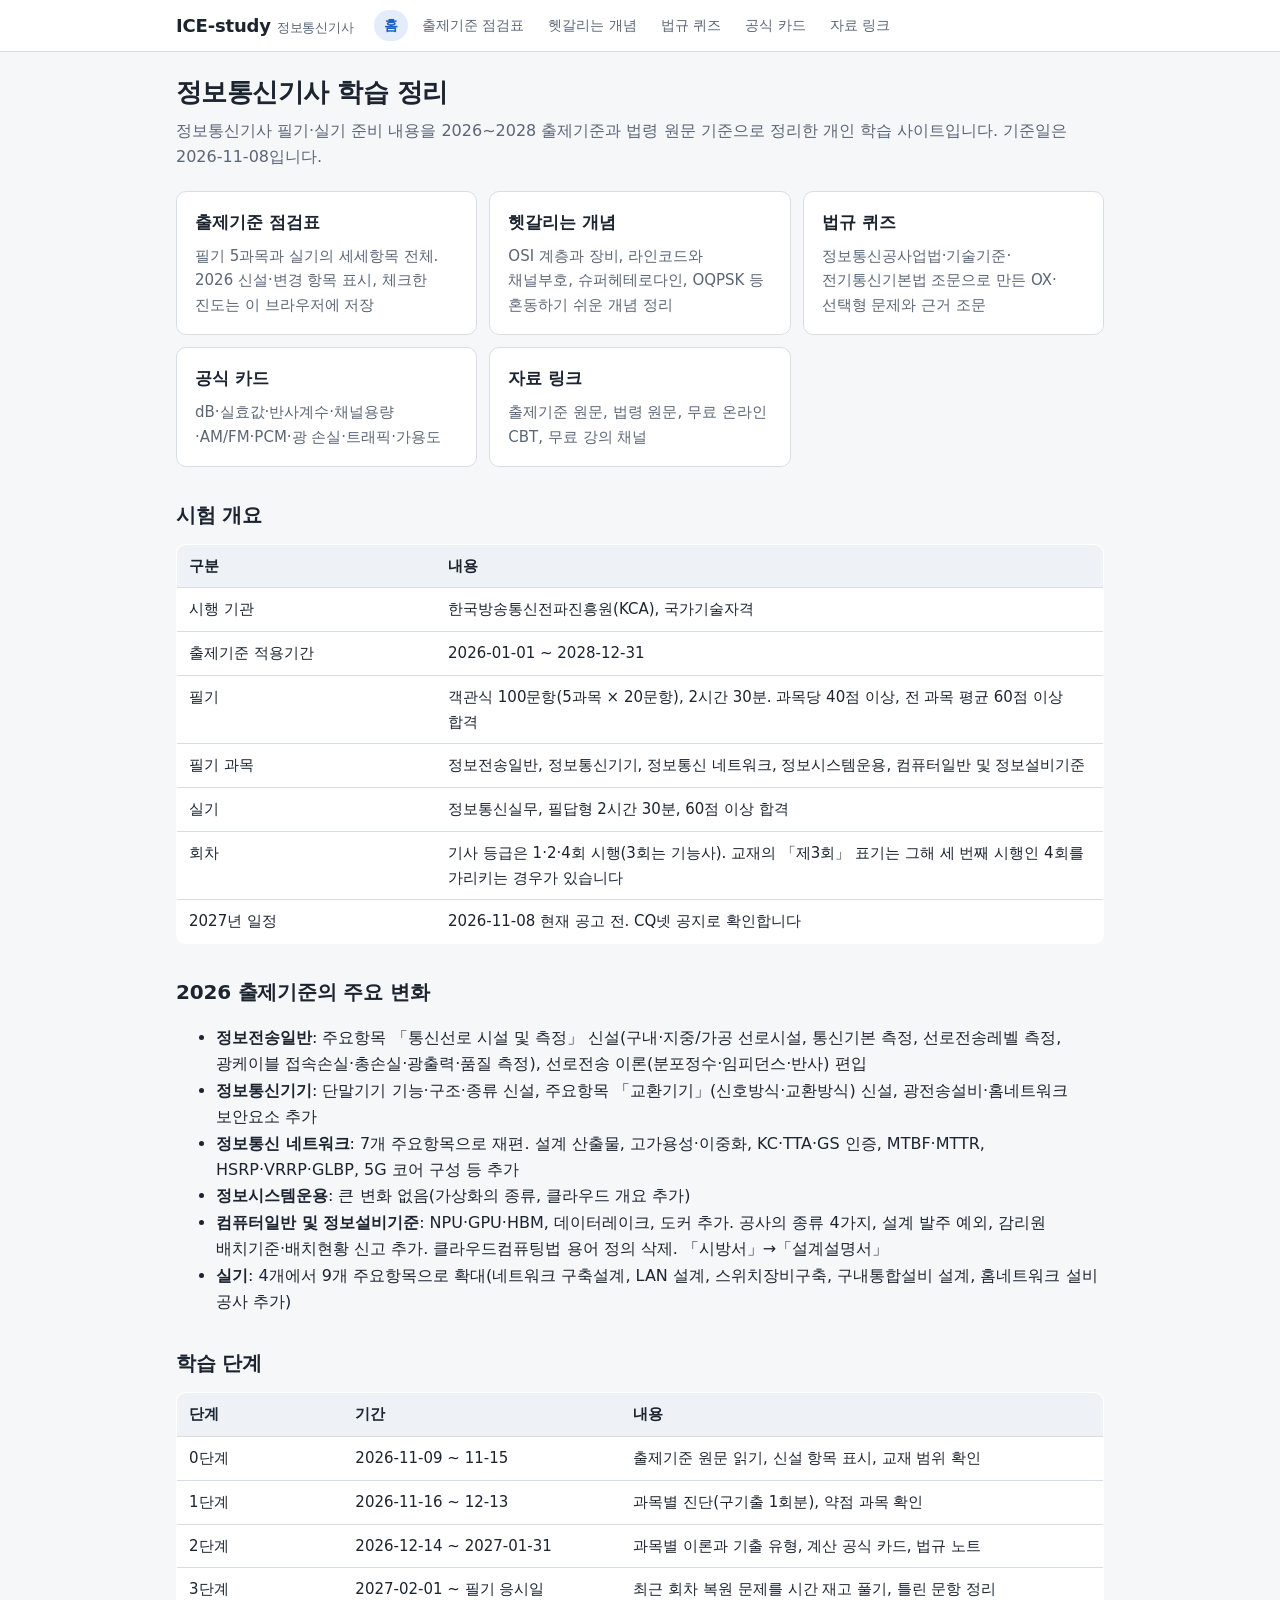
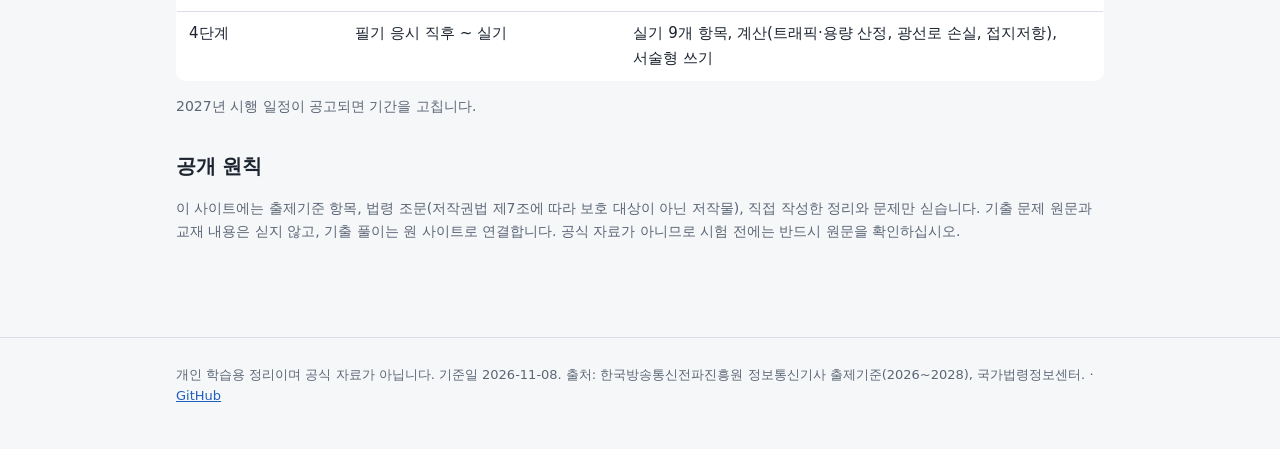
<file: index.html>
<!doctype html>
<html lang="ko">
<head>
<meta charset="utf-8">
<meta name="viewport" content="width=device-width, initial-scale=1">
<title>ICE-study · 정보통신기사 학습 정리</title>
<meta name="description" content="정보통신기사 필기·실기 준비 내용을 2026~2028 출제기준과 법령 원문 기준으로 정리한 학습 사이트">
<link rel="stylesheet" href="assets/style.css">
<link rel="icon" href="data:image/svg+xml,%3Csvg xmlns=%27http://www.w3.org/2000/svg%27 viewBox=%270 0 32 32%27%3E%3Crect width=%2732%27 height=%2732%27 rx=%277%27 fill=%27%231f5fbf%27/%3E%3Ctext x=%2716%27 y=%2721%27 font-size=%2711%27 text-anchor=%27middle%27 fill=%27white%27 font-family=%27sans-serif%27 font-weight=%27700%27%3EICE%3C/text%3E%3C/svg%3E">
</head>
<body>
<header class="site"><div class="site-inner">
  <a class="brand" href="index.html">ICE-study<small>정보통신기사</small></a>
  <nav class="menu">
    <a href="index.html" aria-current="page">홈</a>
    <a href="syllabus.html">출제기준 점검표</a>
    <a href="concepts.html">헷갈리는 개념</a>
    <a href="quiz.html">법규 퀴즈</a>
    <a href="formulas.html">공식 카드</a>
    <a href="links.html">자료 링크</a>
  </nav>
</div></header>

<main>
  <h1>정보통신기사 학습 정리</h1>
  <p class="lead">정보통신기사 필기·실기 준비 내용을 2026~2028 출제기준과 법령 원문 기준으로 정리한 개인 학습 사이트입니다. 기준일은 2026-11-08입니다.</p>

  <div class="grid">
    <a class="card" href="syllabus.html"><h3>출제기준 점검표</h3><p>필기 5과목과 실기의 세세항목 전체. 2026 신설·변경 항목 표시, 체크한 진도는 이 브라우저에 저장</p></a>
    <a class="card" href="concepts.html"><h3>헷갈리는 개념</h3><p>OSI 계층과 장비, 라인코드와 채널부호, 슈퍼헤테로다인, OQPSK 등 혼동하기 쉬운 개념 정리</p></a>
    <a class="card" href="quiz.html"><h3>법규 퀴즈</h3><p>정보통신공사업법·기술기준·전기통신기본법 조문으로 만든 OX·선택형 문제와 근거 조문</p></a>
    <a class="card" href="formulas.html"><h3>공식 카드</h3><p>dB·실효값·반사계수·채널용량·AM/FM·PCM·광 손실·트래픽·가용도</p></a>
    <a class="card" href="links.html"><h3>자료 링크</h3><p>출제기준 원문, 법령 원문, 무료 온라인 CBT, 무료 강의 채널</p></a>
  </div>

  <h2>시험 개요</h2>
  <div class="table-wrap"><table>
    <tr><th style="width:28%">구분</th><th>내용</th></tr>
    <tr><td>시행 기관</td><td>한국방송통신전파진흥원(KCA), 국가기술자격</td></tr>
    <tr><td>출제기준 적용기간</td><td>2026-01-01 ~ 2028-12-31</td></tr>
    <tr><td>필기</td><td>객관식 100문항(5과목 × 20문항), 2시간 30분. 과목당 40점 이상, 전 과목 평균 60점 이상 합격</td></tr>
    <tr><td>필기 과목</td><td>정보전송일반, 정보통신기기, 정보통신 네트워크, 정보시스템운용, 컴퓨터일반 및 정보설비기준</td></tr>
    <tr><td>실기</td><td>정보통신실무, 필답형 2시간 30분, 60점 이상 합격</td></tr>
    <tr><td>회차</td><td>기사 등급은 1·2·4회 시행(3회는 기능사). 교재의 「제3회」 표기는 그해 세 번째 시행인 4회를 가리키는 경우가 있습니다</td></tr>
    <tr><td>2027년 일정</td><td>2026-11-08 현재 공고 전. CQ넷 공지로 확인합니다</td></tr>
  </table></div>

  <h2>2026 출제기준의 주요 변화</h2>
  <ul>
    <li><b>정보전송일반</b>: 주요항목 「통신선로 시설 및 측정」 신설(구내·지중/가공 선로시설, 통신기본 측정, 선로전송레벨 측정, 광케이블 접속손실·총손실·광출력·품질 측정), 선로전송 이론(분포정수·임피던스·반사) 편입</li>
    <li><b>정보통신기기</b>: 단말기기 기능·구조·종류 신설, 주요항목 「교환기기」(신호방식·교환방식) 신설, 광전송설비·홈네트워크 보안요소 추가</li>
    <li><b>정보통신 네트워크</b>: 7개 주요항목으로 재편. 설계 산출물, 고가용성·이중화, KC·TTA·GS 인증, MTBF·MTTR, HSRP·VRRP·GLBP, 5G 코어 구성 등 추가</li>
    <li><b>정보시스템운용</b>: 큰 변화 없음(가상화의 종류, 클라우드 개요 추가)</li>
    <li><b>컴퓨터일반 및 정보설비기준</b>: NPU·GPU·HBM, 데이터레이크, 도커 추가. 공사의 종류 4가지, 설계 발주 예외, 감리원 배치기준·배치현황 신고 추가. 클라우드컴퓨팅법 용어 정의 삭제. 「시방서」→「설계설명서」</li>
    <li><b>실기</b>: 4개에서 9개 주요항목으로 확대(네트워크 구축설계, LAN 설계, 스위치장비구축, 구내통합설비 설계, 홈네트워크 설비 공사 추가)</li>
  </ul>

  <h2>학습 단계</h2>
  <div class="table-wrap"><table>
    <tr><th style="width:18%">단계</th><th style="width:30%">기간</th><th>내용</th></tr>
    <tr><td>0단계</td><td>2026-11-09 ~ 11-15</td><td>출제기준 원문 읽기, 신설 항목 표시, 교재 범위 확인</td></tr>
    <tr><td>1단계</td><td>2026-11-16 ~ 12-13</td><td>과목별 진단(구기출 1회분), 약점 과목 확인</td></tr>
    <tr><td>2단계</td><td>2026-12-14 ~ 2027-01-31</td><td>과목별 이론과 기출 유형, 계산 공식 카드, 법규 노트</td></tr>
    <tr><td>3단계</td><td>2027-02-01 ~ 필기 응시일</td><td>최근 회차 복원 문제를 시간 재고 풀기, 틀린 문항 정리</td></tr>
    <tr><td>4단계</td><td>필기 응시 직후 ~ 실기</td><td>실기 9개 항목, 계산(트래픽·용량 산정, 광선로 손실, 접지저항), 서술형 쓰기</td></tr>
  </table></div>
  <p class="note">2027년 시행 일정이 공고되면 기간을 고칩니다.</p>

  <h2>공개 원칙</h2>
  <p class="note">이 사이트에는 출제기준 항목, 법령 조문(저작권법 제7조에 따라 보호 대상이 아닌 저작물), 직접 작성한 정리와 문제만 싣습니다. 기출 문제 원문과 교재 내용은 싣지 않고, 기출 풀이는 원 사이트로 연결합니다. 공식 자료가 아니므로 시험 전에는 반드시 원문을 확인하십시오.</p>
</main>

<footer class="site"><div class="site-inner">
  개인 학습용 정리이며 공식 자료가 아닙니다. 기준일 2026-11-08. 출처: 한국방송통신전파진흥원 정보통신기사 출제기준(2026~2028), 국가법령정보센터.
  · <a href="https://github.com/sumilee-phd/ICE-study">GitHub</a>
</div></footer>
<script src="assets/app.js"></script>
</body>
</html>
</file>
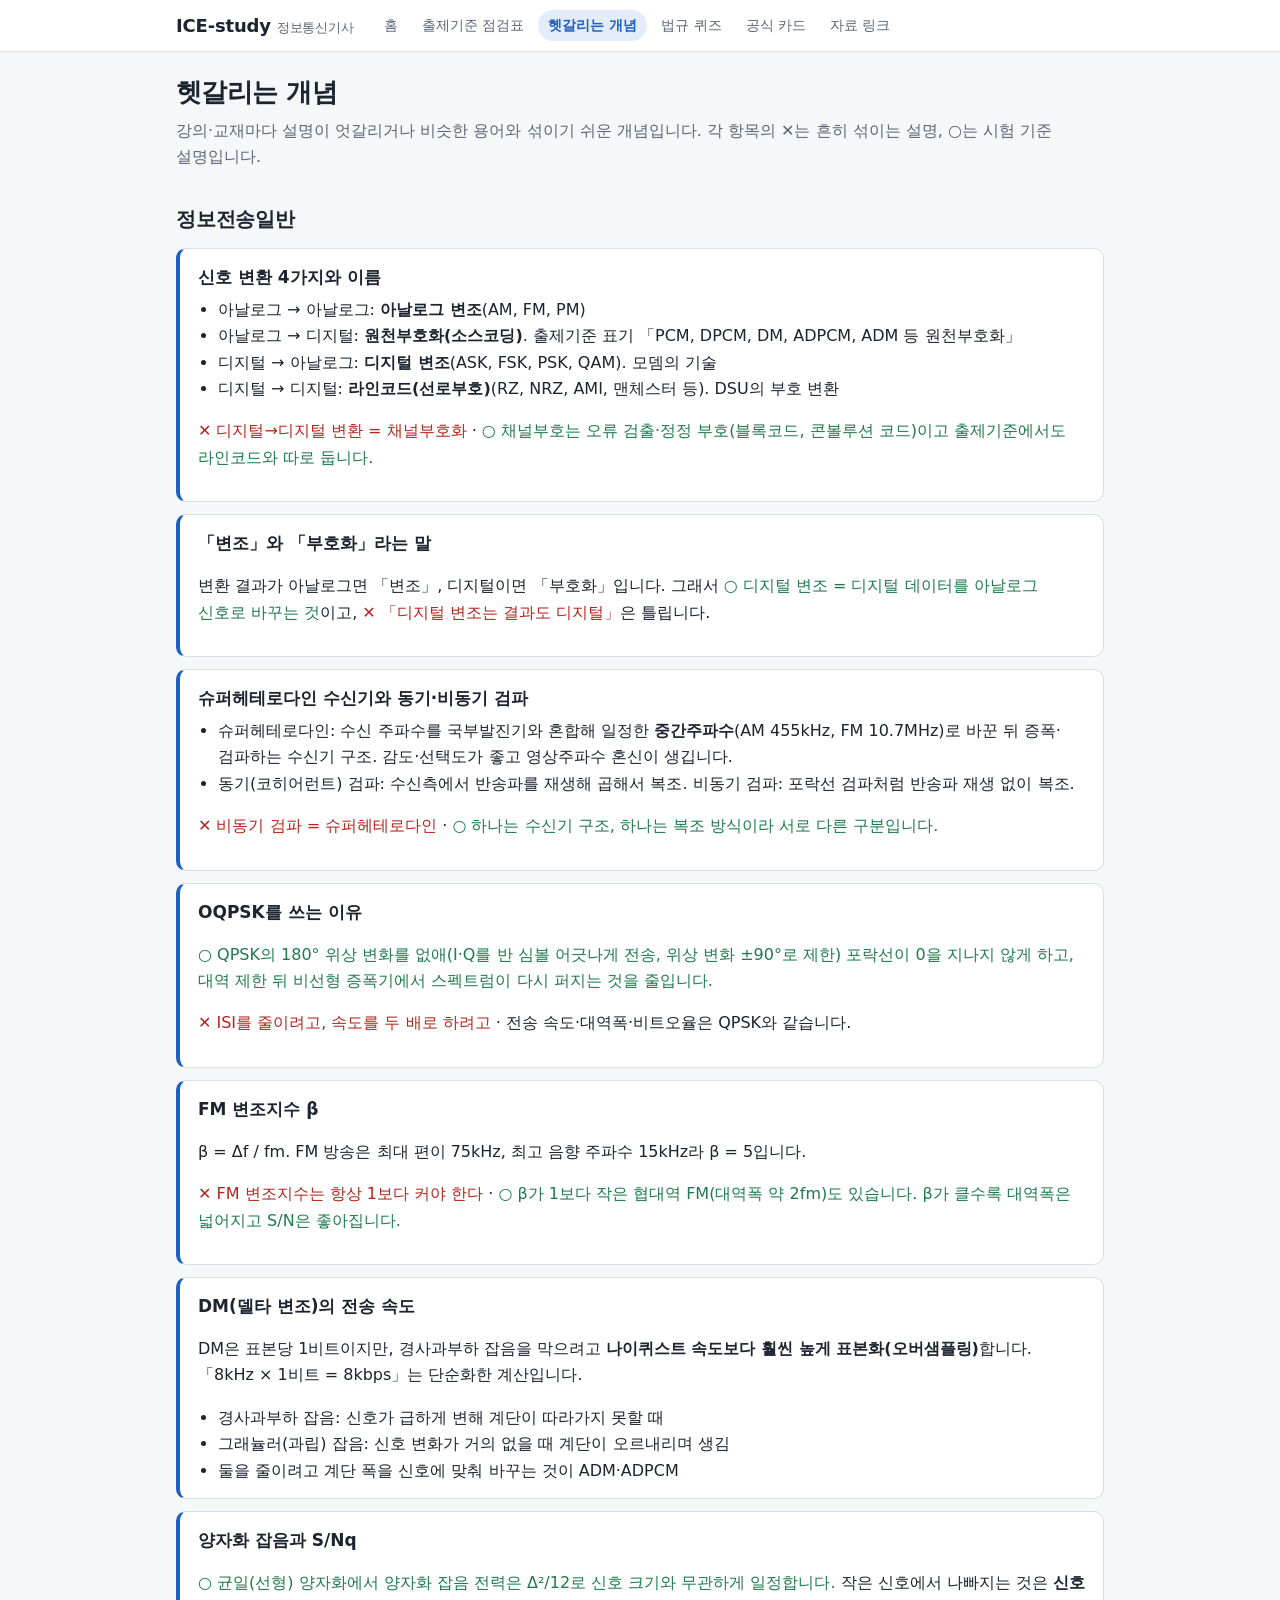
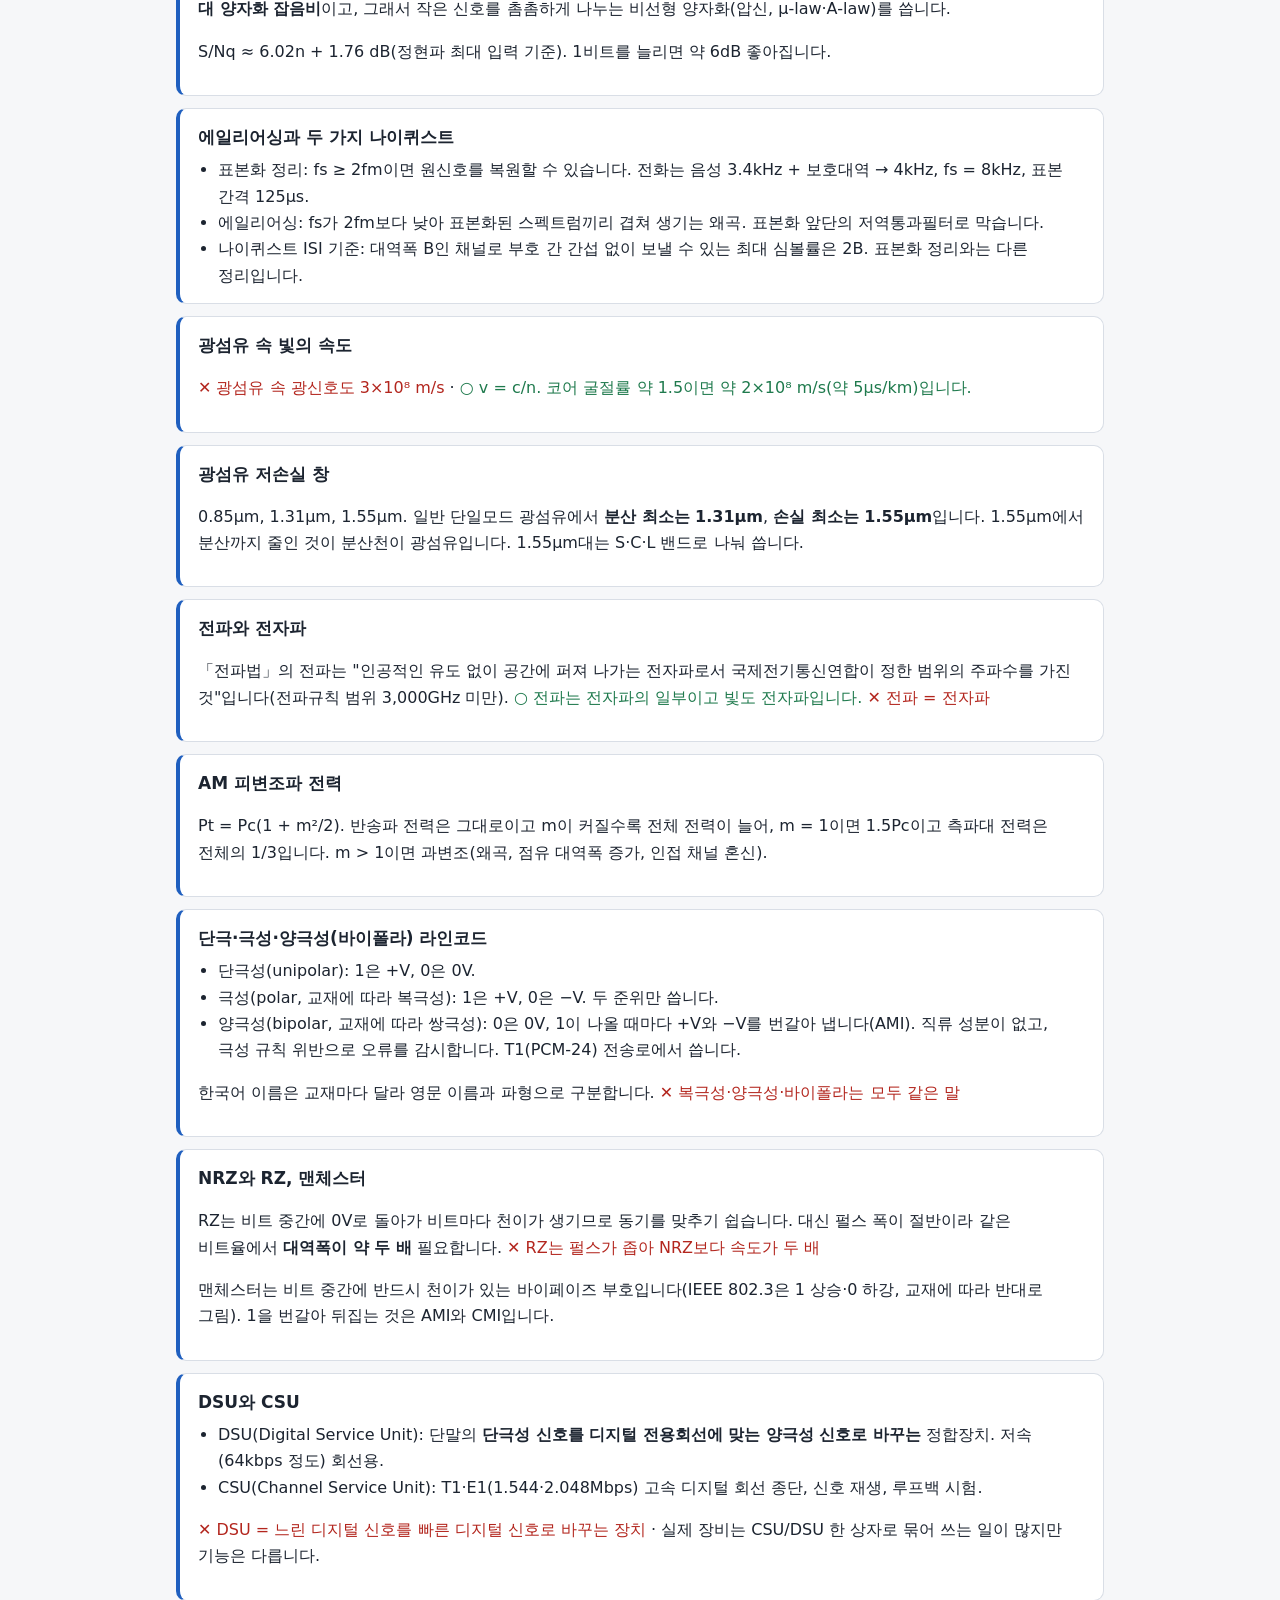
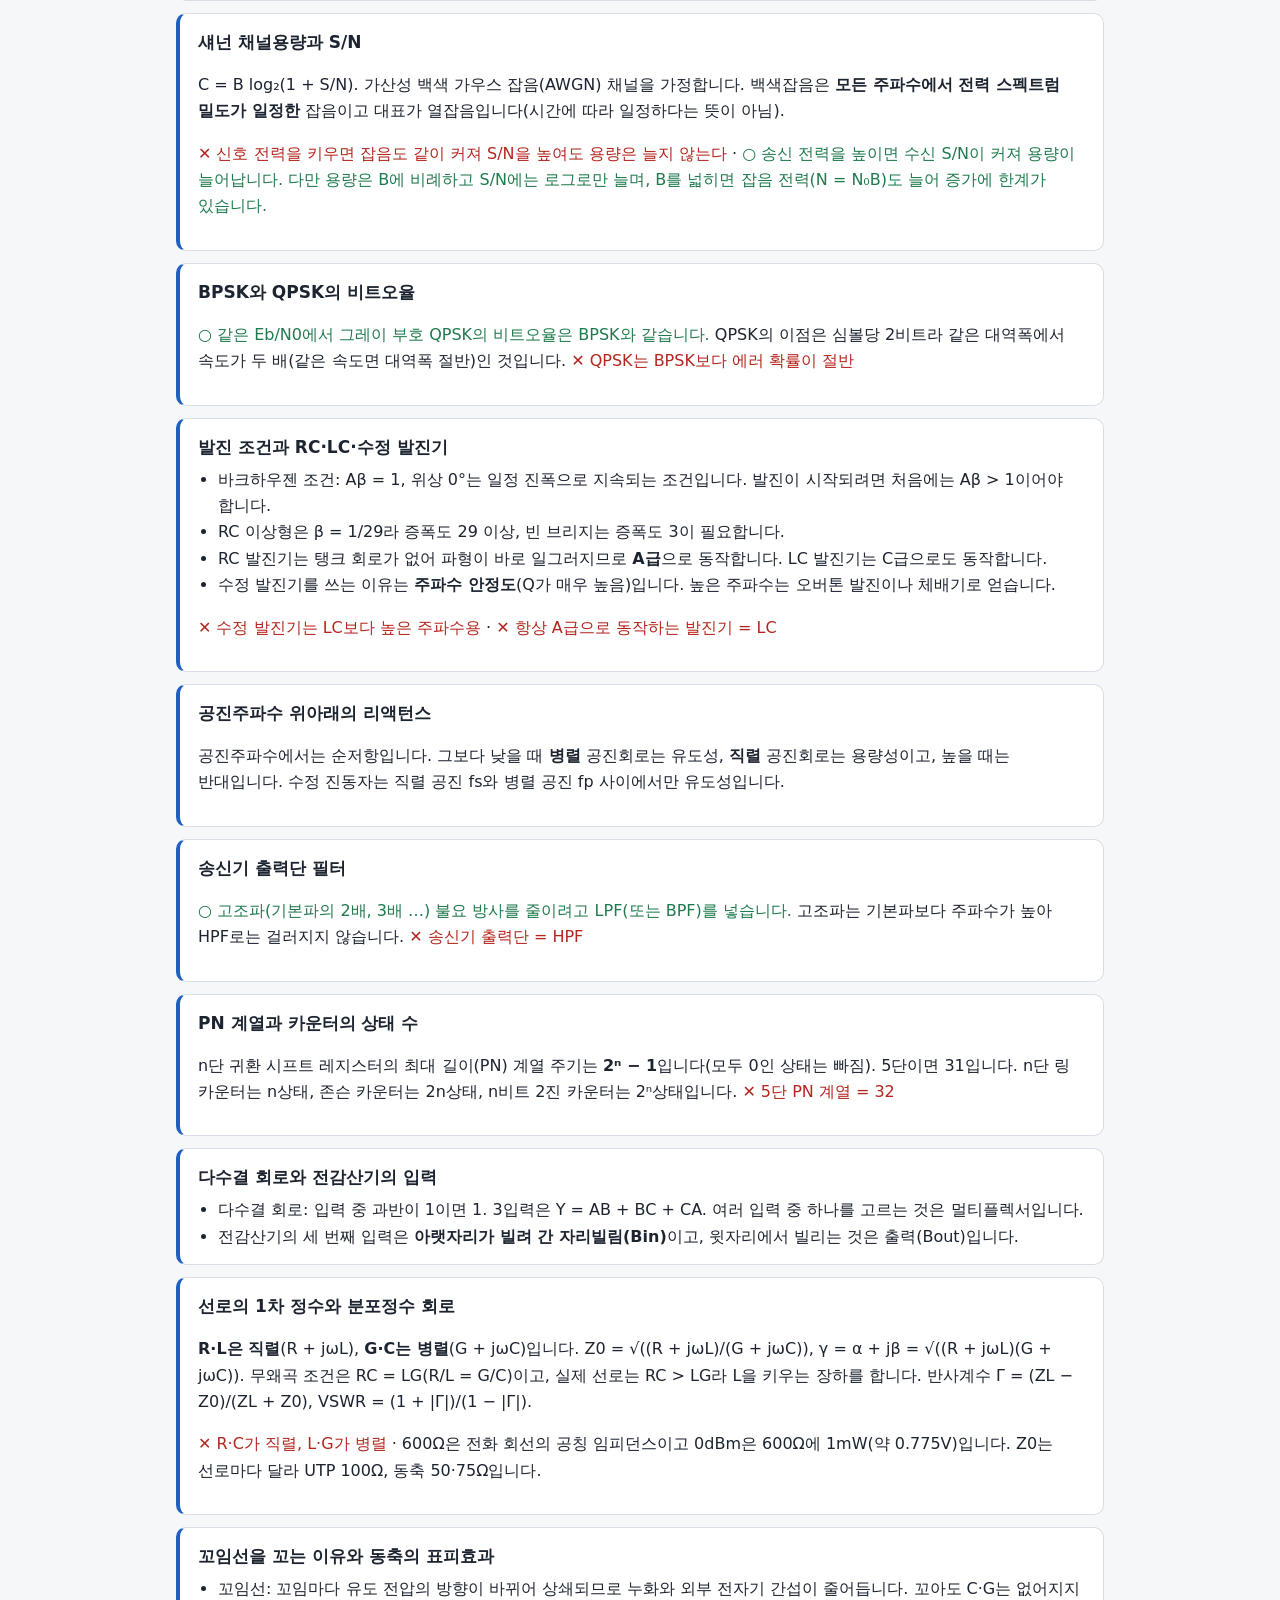
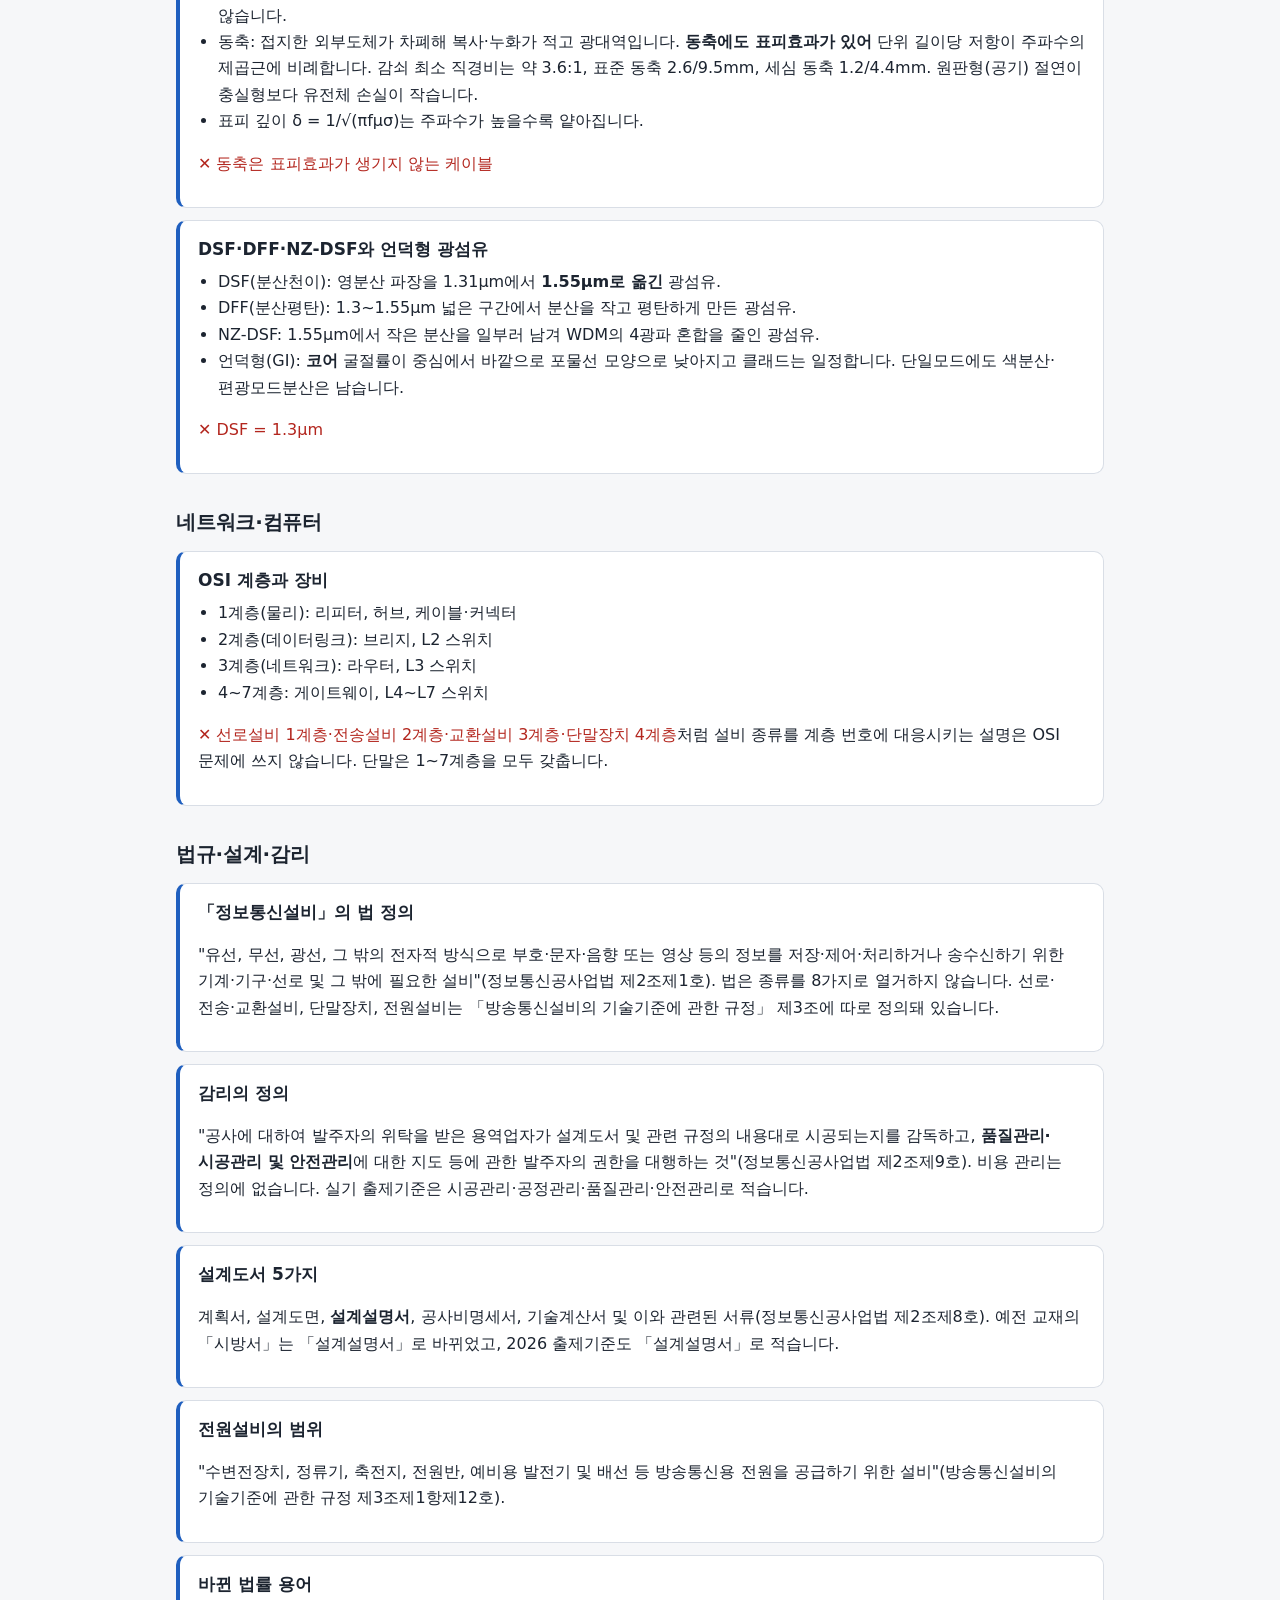
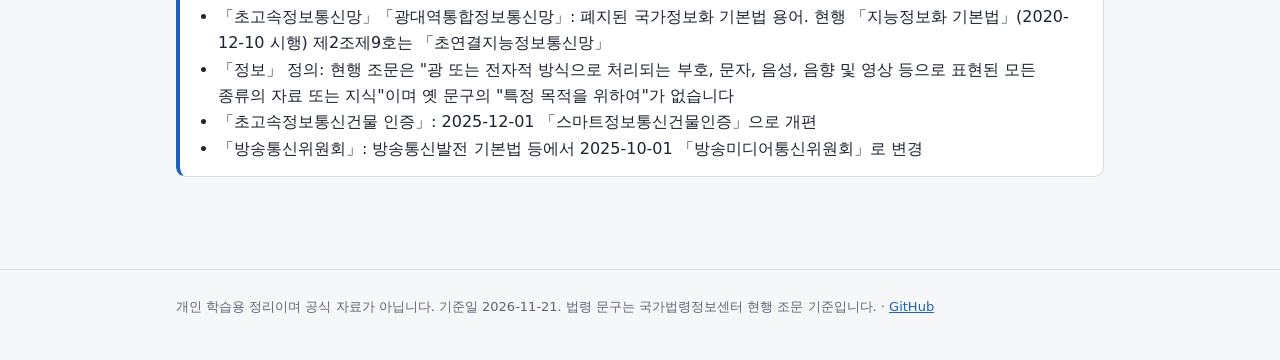
<file: concepts.html>
<!doctype html>
<html lang="ko">
<head>
<meta charset="utf-8">
<meta name="viewport" content="width=device-width, initial-scale=1">
<title>헷갈리는 개념 · ICE-study</title>
<meta name="description" content="정보통신기사에서 혼동하기 쉬운 개념 정리">
<link rel="stylesheet" href="assets/style.css">
<link rel="icon" href="data:image/svg+xml,%3Csvg xmlns=%27http://www.w3.org/2000/svg%27 viewBox=%270 0 32 32%27%3E%3Crect width=%2732%27 height=%2732%27 rx=%277%27 fill=%27%231f5fbf%27/%3E%3Ctext x=%2716%27 y=%2721%27 font-size=%2711%27 text-anchor=%27middle%27 fill=%27white%27 font-family=%27sans-serif%27 font-weight=%27700%27%3EICE%3C/text%3E%3C/svg%3E">
</head>
<body>
<header class="site"><div class="site-inner">
  <a class="brand" href="index.html">ICE-study<small>정보통신기사</small></a>
  <nav class="menu">
    <a href="index.html">홈</a>
    <a href="syllabus.html">출제기준 점검표</a>
    <a href="concepts.html" aria-current="page">헷갈리는 개념</a>
    <a href="quiz.html">법규 퀴즈</a>
    <a href="formulas.html">공식 카드</a>
    <a href="links.html">자료 링크</a>
  </nav>
</div></header>

<main>
  <h1>헷갈리는 개념</h1>
  <p class="lead">강의·교재마다 설명이 엇갈리거나 비슷한 용어와 섞이기 쉬운 개념입니다. 각 항목의 <span class="wrong">✕</span>는 흔히 섞이는 설명, <span class="right">○</span>는 시험 기준 설명입니다.</p>

  <h2>정보전송일반</h2>

  <div class="concept">
    <h3>신호 변환 4가지와 이름</h3>
    <ul>
      <li>아날로그 → 아날로그: <b>아날로그 변조</b>(AM, FM, PM)</li>
      <li>아날로그 → 디지털: <b>원천부호화(소스코딩)</b>. 출제기준 표기 「PCM, DPCM, DM, ADPCM, ADM 등 원천부호화」</li>
      <li>디지털 → 아날로그: <b>디지털 변조</b>(ASK, FSK, PSK, QAM). 모뎀의 기술</li>
      <li>디지털 → 디지털: <b>라인코드(선로부호)</b>(RZ, NRZ, AMI, 맨체스터 등). DSU의 부호 변환</li>
    </ul>
    <p><span class="wrong">✕ 디지털→디지털 변환 = 채널부호화</span> · <span class="right">○ 채널부호는 오류 검출·정정 부호(블록코드, 콘볼루션 코드)이고 출제기준에서도 라인코드와 따로 둡니다.</span></p>
  </div>

  <div class="concept">
    <h3>「변조」와 「부호화」라는 말</h3>
    <p>변환 결과가 아날로그면 「변조」, 디지털이면 「부호화」입니다. 그래서 <span class="right">○ 디지털 변조 = 디지털 데이터를 아날로그 신호로 바꾸는 것</span>이고, <span class="wrong">✕ 「디지털 변조는 결과도 디지털」</span>은 틀립니다.</p>
  </div>

  <div class="concept">
    <h3>슈퍼헤테로다인 수신기와 동기·비동기 검파</h3>
    <ul>
      <li>슈퍼헤테로다인: 수신 주파수를 국부발진기와 혼합해 일정한 <b>중간주파수</b>(AM 455kHz, FM 10.7MHz)로 바꾼 뒤 증폭·검파하는 수신기 구조. 감도·선택도가 좋고 영상주파수 혼신이 생깁니다.</li>
      <li>동기(코히어런트) 검파: 수신측에서 반송파를 재생해 곱해서 복조. 비동기 검파: 포락선 검파처럼 반송파 재생 없이 복조.</li>
    </ul>
    <p><span class="wrong">✕ 비동기 검파 = 슈퍼헤테로다인</span> · <span class="right">○ 하나는 수신기 구조, 하나는 복조 방식이라 서로 다른 구분입니다.</span></p>
  </div>

  <div class="concept">
    <h3>OQPSK를 쓰는 이유</h3>
    <p><span class="right">○ QPSK의 180° 위상 변화를 없애(I·Q를 반 심볼 어긋나게 전송, 위상 변화 ±90°로 제한) 포락선이 0을 지나지 않게 하고, 대역 제한 뒤 비선형 증폭기에서 스펙트럼이 다시 퍼지는 것을 줄입니다.</span></p>
    <p><span class="wrong">✕ ISI를 줄이려고, 속도를 두 배로 하려고</span> · 전송 속도·대역폭·비트오율은 QPSK와 같습니다.</p>
  </div>

  <div class="concept">
    <h3>FM 변조지수 β</h3>
    <p>β = Δf / fm. FM 방송은 최대 편이 75kHz, 최고 음향 주파수 15kHz라 β = 5입니다.</p>
    <p><span class="wrong">✕ FM 변조지수는 항상 1보다 커야 한다</span> · <span class="right">○ β가 1보다 작은 협대역 FM(대역폭 약 2fm)도 있습니다. β가 클수록 대역폭은 넓어지고 S/N은 좋아집니다.</span></p>
  </div>

  <div class="concept">
    <h3>DM(델타 변조)의 전송 속도</h3>
    <p>DM은 표본당 1비트이지만, 경사과부하 잡음을 막으려고 <b>나이퀴스트 속도보다 훨씬 높게 표본화(오버샘플링)</b>합니다. 「8kHz × 1비트 = 8kbps」는 단순화한 계산입니다.</p>
    <ul>
      <li>경사과부하 잡음: 신호가 급하게 변해 계단이 따라가지 못할 때</li>
      <li>그래뉼러(과립) 잡음: 신호 변화가 거의 없을 때 계단이 오르내리며 생김</li>
      <li>둘을 줄이려고 계단 폭을 신호에 맞춰 바꾸는 것이 ADM·ADPCM</li>
    </ul>
  </div>

  <div class="concept">
    <h3>양자화 잡음과 S/Nq</h3>
    <p><span class="right">○ 균일(선형) 양자화에서 양자화 잡음 전력은 Δ²/12로 신호 크기와 무관하게 일정합니다.</span> 작은 신호에서 나빠지는 것은 <b>신호 대 양자화 잡음비</b>이고, 그래서 작은 신호를 촘촘하게 나누는 비선형 양자화(압신, μ-law·A-law)를 씁니다.</p>
    <p>S/Nq ≈ 6.02n + 1.76 dB(정현파 최대 입력 기준). 1비트를 늘리면 약 6dB 좋아집니다.</p>
  </div>

  <div class="concept">
    <h3>에일리어싱과 두 가지 나이퀴스트</h3>
    <ul>
      <li>표본화 정리: fs ≥ 2fm이면 원신호를 복원할 수 있습니다. 전화는 음성 3.4kHz + 보호대역 → 4kHz, fs = 8kHz, 표본 간격 125μs.</li>
      <li>에일리어싱: fs가 2fm보다 낮아 표본화된 스펙트럼끼리 겹쳐 생기는 왜곡. 표본화 앞단의 저역통과필터로 막습니다.</li>
      <li>나이퀴스트 ISI 기준: 대역폭 B인 채널로 부호 간 간섭 없이 보낼 수 있는 최대 심볼률은 2B. 표본화 정리와는 다른 정리입니다.</li>
    </ul>
  </div>

  <div class="concept">
    <h3>광섬유 속 빛의 속도</h3>
    <p><span class="wrong">✕ 광섬유 속 광신호도 3×10⁸ m/s</span> · <span class="right">○ v = c/n. 코어 굴절률 약 1.5이면 약 2×10⁸ m/s(약 5μs/km)입니다.</span></p>
  </div>

  <div class="concept">
    <h3>광섬유 저손실 창</h3>
    <p>0.85μm, 1.31μm, 1.55μm. 일반 단일모드 광섬유에서 <b>분산 최소는 1.31μm</b>, <b>손실 최소는 1.55μm</b>입니다. 1.55μm에서 분산까지 줄인 것이 분산천이 광섬유입니다. 1.55μm대는 S·C·L 밴드로 나눠 씁니다.</p>
  </div>

  <div class="concept">
    <h3>전파와 전자파</h3>
    <p>「전파법」의 전파는 "인공적인 유도 없이 공간에 퍼져 나가는 전자파로서 국제전기통신연합이 정한 범위의 주파수를 가진 것"입니다(전파규칙 범위 3,000GHz 미만). <span class="right">○ 전파는 전자파의 일부이고 빛도 전자파입니다.</span> <span class="wrong">✕ 전파 = 전자파</span></p>
  </div>

  <div class="concept">
    <h3>AM 피변조파 전력</h3>
    <p>Pt = Pc(1 + m²/2). 반송파 전력은 그대로이고 m이 커질수록 전체 전력이 늘어, m = 1이면 1.5Pc이고 측파대 전력은 전체의 1/3입니다. m > 1이면 과변조(왜곡, 점유 대역폭 증가, 인접 채널 혼신).</p>
  </div>

  <div class="concept">
    <h3>단극·극성·양극성(바이폴라) 라인코드</h3>
    <ul>
      <li>단극성(unipolar): 1은 +V, 0은 0V.</li>
      <li>극성(polar, 교재에 따라 복극성): 1은 +V, 0은 −V. 두 준위만 씁니다.</li>
      <li>양극성(bipolar, 교재에 따라 쌍극성): 0은 0V, 1이 나올 때마다 +V와 −V를 번갈아 냅니다(AMI). 직류 성분이 없고, 극성 규칙 위반으로 오류를 감시합니다. T1(PCM-24) 전송로에서 씁니다.</li>
    </ul>
    <p>한국어 이름은 교재마다 달라 영문 이름과 파형으로 구분합니다. <span class="wrong">✕ 복극성·양극성·바이폴라는 모두 같은 말</span></p>
  </div>

  <div class="concept">
    <h3>NRZ와 RZ, 맨체스터</h3>
    <p>RZ는 비트 중간에 0V로 돌아가 비트마다 천이가 생기므로 동기를 맞추기 쉽습니다. 대신 펄스 폭이 절반이라 같은 비트율에서 <b>대역폭이 약 두 배</b> 필요합니다. <span class="wrong">✕ RZ는 펄스가 좁아 NRZ보다 속도가 두 배</span></p>
    <p>맨체스터는 비트 중간에 반드시 천이가 있는 바이페이즈 부호입니다(IEEE 802.3은 1 상승·0 하강, 교재에 따라 반대로 그림). 1을 번갈아 뒤집는 것은 AMI와 CMI입니다.</p>
  </div>

  <div class="concept">
    <h3>DSU와 CSU</h3>
    <ul>
      <li>DSU(Digital Service Unit): 단말의 <b>단극성 신호를 디지털 전용회선에 맞는 양극성 신호로 바꾸는</b> 정합장치. 저속(64kbps 정도) 회선용.</li>
      <li>CSU(Channel Service Unit): T1·E1(1.544·2.048Mbps) 고속 디지털 회선 종단, 신호 재생, 루프백 시험.</li>
    </ul>
    <p><span class="wrong">✕ DSU = 느린 디지털 신호를 빠른 디지털 신호로 바꾸는 장치</span> · 실제 장비는 CSU/DSU 한 상자로 묶어 쓰는 일이 많지만 기능은 다릅니다.</p>
  </div>

  <div class="concept">
    <h3>섀넌 채널용량과 S/N</h3>
    <p>C = B log₂(1 + S/N). 가산성 백색 가우스 잡음(AWGN) 채널을 가정합니다. 백색잡음은 <b>모든 주파수에서 전력 스펙트럼 밀도가 일정한</b> 잡음이고 대표가 열잡음입니다(시간에 따라 일정하다는 뜻이 아님).</p>
    <p><span class="wrong">✕ 신호 전력을 키우면 잡음도 같이 커져 S/N을 높여도 용량은 늘지 않는다</span> · <span class="right">○ 송신 전력을 높이면 수신 S/N이 커져 용량이 늘어납니다. 다만 용량은 B에 비례하고 S/N에는 로그로만 늘며, B를 넓히면 잡음 전력(N = N₀B)도 늘어 증가에 한계가 있습니다.</span></p>
  </div>

  <div class="concept">
    <h3>BPSK와 QPSK의 비트오율</h3>
    <p><span class="right">○ 같은 Eb/N0에서 그레이 부호 QPSK의 비트오율은 BPSK와 같습니다.</span> QPSK의 이점은 심볼당 2비트라 같은 대역폭에서 속도가 두 배(같은 속도면 대역폭 절반)인 것입니다. <span class="wrong">✕ QPSK는 BPSK보다 에러 확률이 절반</span></p>
  </div>

  <div class="concept">
    <h3>발진 조건과 RC·LC·수정 발진기</h3>
    <ul>
      <li>바크하우젠 조건: Aβ = 1, 위상 0°는 일정 진폭으로 지속되는 조건입니다. 발진이 시작되려면 처음에는 Aβ &gt; 1이어야 합니다.</li>
      <li>RC 이상형은 β = 1/29라 증폭도 29 이상, 빈 브리지는 증폭도 3이 필요합니다.</li>
      <li>RC 발진기는 탱크 회로가 없어 파형이 바로 일그러지므로 <b>A급</b>으로 동작합니다. LC 발진기는 C급으로도 동작합니다.</li>
      <li>수정 발진기를 쓰는 이유는 <b>주파수 안정도</b>(Q가 매우 높음)입니다. 높은 주파수는 오버톤 발진이나 체배기로 얻습니다.</li>
    </ul>
    <p><span class="wrong">✕ 수정 발진기는 LC보다 높은 주파수용</span> · <span class="wrong">✕ 항상 A급으로 동작하는 발진기 = LC</span></p>
  </div>

  <div class="concept">
    <h3>공진주파수 위아래의 리액턴스</h3>
    <p>공진주파수에서는 순저항입니다. 그보다 낮을 때 <b>병렬</b> 공진회로는 유도성, <b>직렬</b> 공진회로는 용량성이고, 높을 때는 반대입니다. 수정 진동자는 직렬 공진 fs와 병렬 공진 fp 사이에서만 유도성입니다.</p>
  </div>

  <div class="concept">
    <h3>송신기 출력단 필터</h3>
    <p><span class="right">○ 고조파(기본파의 2배, 3배 …) 불요 방사를 줄이려고 LPF(또는 BPF)를 넣습니다.</span> 고조파는 기본파보다 주파수가 높아 HPF로는 걸러지지 않습니다. <span class="wrong">✕ 송신기 출력단 = HPF</span></p>
  </div>

  <div class="concept">
    <h3>PN 계열과 카운터의 상태 수</h3>
    <p>n단 귀환 시프트 레지스터의 최대 길이(PN) 계열 주기는 <b>2ⁿ − 1</b>입니다(모두 0인 상태는 빠짐). 5단이면 31입니다. n단 링 카운터는 n상태, 존슨 카운터는 2n상태, n비트 2진 카운터는 2ⁿ상태입니다. <span class="wrong">✕ 5단 PN 계열 = 32</span></p>
  </div>

  <div class="concept">
    <h3>다수결 회로와 전감산기의 입력</h3>
    <ul>
      <li>다수결 회로: 입력 중 과반이 1이면 1. 3입력은 Y = AB + BC + CA. 여러 입력 중 하나를 고르는 것은 멀티플렉서입니다.</li>
      <li>전감산기의 세 번째 입력은 <b>아랫자리가 빌려 간 자리빌림(Bin)</b>이고, 윗자리에서 빌리는 것은 출력(Bout)입니다.</li>
    </ul>
  </div>

  <div class="concept">
    <h3>선로의 1차 정수와 분포정수 회로</h3>
    <p><b>R·L은 직렬</b>(R + jωL), <b>G·C는 병렬</b>(G + jωC)입니다. Z0 = √((R + jωL)/(G + jωC)), γ = α + jβ = √((R + jωL)(G + jωC)). 무왜곡 조건은 RC = LG(R/L = G/C)이고, 실제 선로는 RC &gt; LG라 L을 키우는 장하를 합니다. 반사계수 Γ = (ZL − Z0)/(ZL + Z0), VSWR = (1 + |Γ|)/(1 − |Γ|).</p>
    <p><span class="wrong">✕ R·C가 직렬, L·G가 병렬</span> · 600Ω은 전화 회선의 공칭 임피던스이고 0dBm은 600Ω에 1mW(약 0.775V)입니다. Z0는 선로마다 달라 UTP 100Ω, 동축 50·75Ω입니다.</p>
  </div>

  <div class="concept">
    <h3>꼬임선을 꼬는 이유와 동축의 표피효과</h3>
    <ul>
      <li>꼬임선: 꼬임마다 유도 전압의 방향이 바뀌어 상쇄되므로 누화와 외부 전자기 간섭이 줄어듭니다. 꼬아도 C·G는 없어지지 않습니다.</li>
      <li>동축: 접지한 외부도체가 차폐해 복사·누화가 적고 광대역입니다. <b>동축에도 표피효과가 있어</b> 단위 길이당 저항이 주파수의 제곱근에 비례합니다. 감쇠 최소 직경비는 약 3.6:1, 표준 동축 2.6/9.5mm, 세심 동축 1.2/4.4mm. 원판형(공기) 절연이 충실형보다 유전체 손실이 작습니다.</li>
      <li>표피 깊이 δ = 1/√(πfμσ)는 주파수가 높을수록 얕아집니다.</li>
    </ul>
    <p><span class="wrong">✕ 동축은 표피효과가 생기지 않는 케이블</span></p>
  </div>

  <div class="concept">
    <h3>DSF·DFF·NZ-DSF와 언덕형 광섬유</h3>
    <ul>
      <li>DSF(분산천이): 영분산 파장을 1.31μm에서 <b>1.55μm로 옮긴</b> 광섬유.</li>
      <li>DFF(분산평탄): 1.3~1.55μm 넓은 구간에서 분산을 작고 평탄하게 만든 광섬유.</li>
      <li>NZ-DSF: 1.55μm에서 작은 분산을 일부러 남겨 WDM의 4광파 혼합을 줄인 광섬유.</li>
      <li>언덕형(GI): <b>코어</b> 굴절률이 중심에서 바깥으로 포물선 모양으로 낮아지고 클래드는 일정합니다. 단일모드에도 색분산·편광모드분산은 남습니다.</li>
    </ul>
    <p><span class="wrong">✕ DSF = 1.3μm</span></p>
  </div>

  <h2>네트워크·컴퓨터</h2>

  <div class="concept">
    <h3>OSI 계층과 장비</h3>
    <ul>
      <li>1계층(물리): 리피터, 허브, 케이블·커넥터</li>
      <li>2계층(데이터링크): 브리지, L2 스위치</li>
      <li>3계층(네트워크): 라우터, L3 스위치</li>
      <li>4~7계층: 게이트웨이, L4~L7 스위치</li>
    </ul>
    <p><span class="wrong">✕ 선로설비 1계층·전송설비 2계층·교환설비 3계층·단말장치 4계층</span>처럼 설비 종류를 계층 번호에 대응시키는 설명은 OSI 문제에 쓰지 않습니다. 단말은 1~7계층을 모두 갖춥니다.</p>
  </div>

  <h2>법규·설계·감리</h2>

  <div class="concept">
    <h3>「정보통신설비」의 법 정의</h3>
    <p>"유선, 무선, 광선, 그 밖의 전자적 방식으로 부호·문자·음향 또는 영상 등의 정보를 저장·제어·처리하거나 송수신하기 위한 기계·기구·선로 및 그 밖에 필요한 설비"(정보통신공사업법 제2조제1호). 법은 종류를 8가지로 열거하지 않습니다. 선로·전송·교환설비, 단말장치, 전원설비는 「방송통신설비의 기술기준에 관한 규정」 제3조에 따로 정의돼 있습니다.</p>
  </div>

  <div class="concept">
    <h3>감리의 정의</h3>
    <p>"공사에 대하여 발주자의 위탁을 받은 용역업자가 설계도서 및 관련 규정의 내용대로 시공되는지를 감독하고, <b>품질관리·시공관리 및 안전관리</b>에 대한 지도 등에 관한 발주자의 권한을 대행하는 것"(정보통신공사업법 제2조제9호). 비용 관리는 정의에 없습니다. 실기 출제기준은 시공관리·공정관리·품질관리·안전관리로 적습니다.</p>
  </div>

  <div class="concept">
    <h3>설계도서 5가지</h3>
    <p>계획서, 설계도면, <b>설계설명서</b>, 공사비명세서, 기술계산서 및 이와 관련된 서류(정보통신공사업법 제2조제8호). 예전 교재의 「시방서」는 「설계설명서」로 바뀌었고, 2026 출제기준도 「설계설명서」로 적습니다.</p>
  </div>

  <div class="concept">
    <h3>전원설비의 범위</h3>
    <p>"수변전장치, 정류기, 축전지, 전원반, 예비용 발전기 및 배선 등 방송통신용 전원을 공급하기 위한 설비"(방송통신설비의 기술기준에 관한 규정 제3조제1항제12호).</p>
  </div>

  <div class="concept">
    <h3>바뀐 법률 용어</h3>
    <ul>
      <li>「초고속정보통신망」「광대역통합정보통신망」: 폐지된 국가정보화 기본법 용어. 현행 「지능정보화 기본법」(2020-12-10 시행) 제2조제9호는 「초연결지능정보통신망」</li>
      <li>「정보」 정의: 현행 조문은 "광 또는 전자적 방식으로 처리되는 부호, 문자, 음성, 음향 및 영상 등으로 표현된 모든 종류의 자료 또는 지식"이며 옛 문구의 "특정 목적을 위하여"가 없습니다</li>
      <li>「초고속정보통신건물 인증」: 2025-12-01 「스마트정보통신건물인증」으로 개편</li>
      <li>「방송통신위원회」: 방송통신발전 기본법 등에서 2025-10-01 「방송미디어통신위원회」로 변경</li>
    </ul>
  </div>
</main>

<footer class="site"><div class="site-inner">
  개인 학습용 정리이며 공식 자료가 아닙니다. 기준일 2026-11-21. 법령 문구는 국가법령정보센터 현행 조문 기준입니다.
  · <a href="https://github.com/sumilee-phd/ICE-study">GitHub</a>
</div></footer>
</body>
</html>
</file>
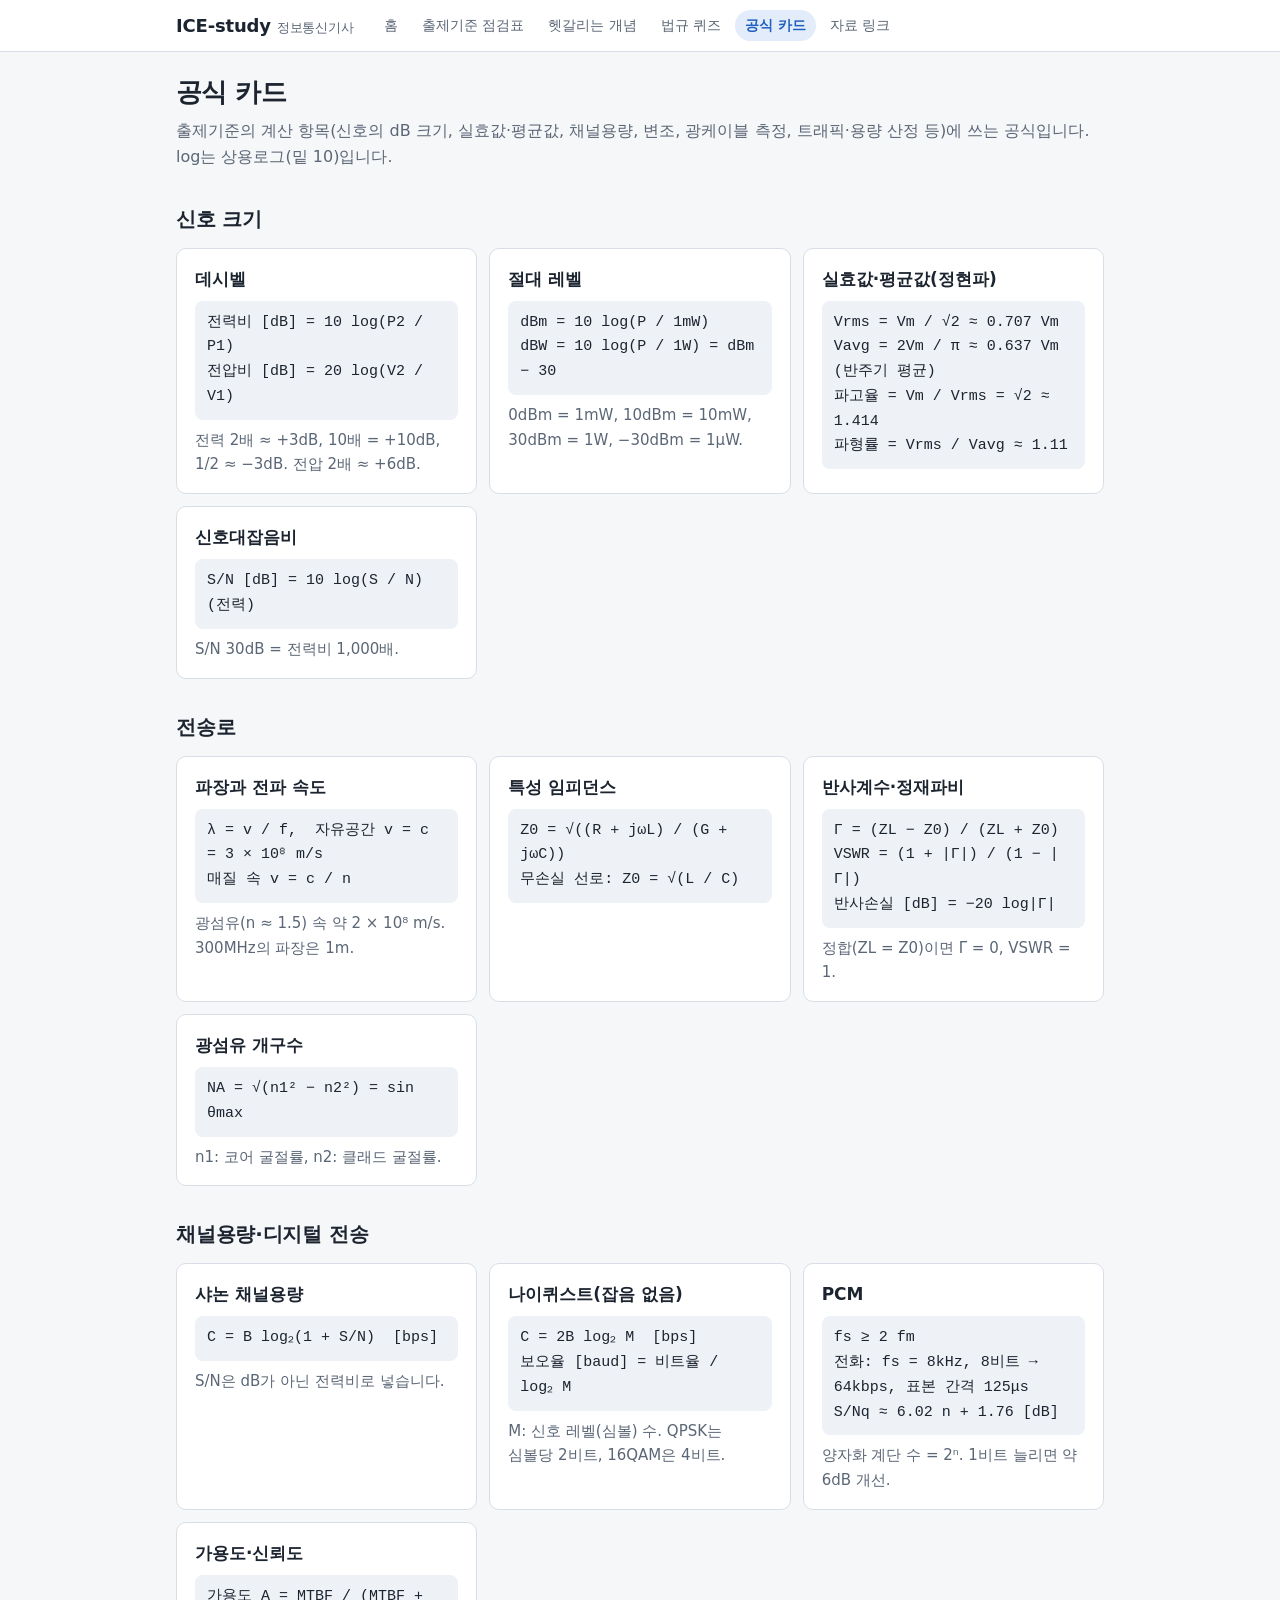
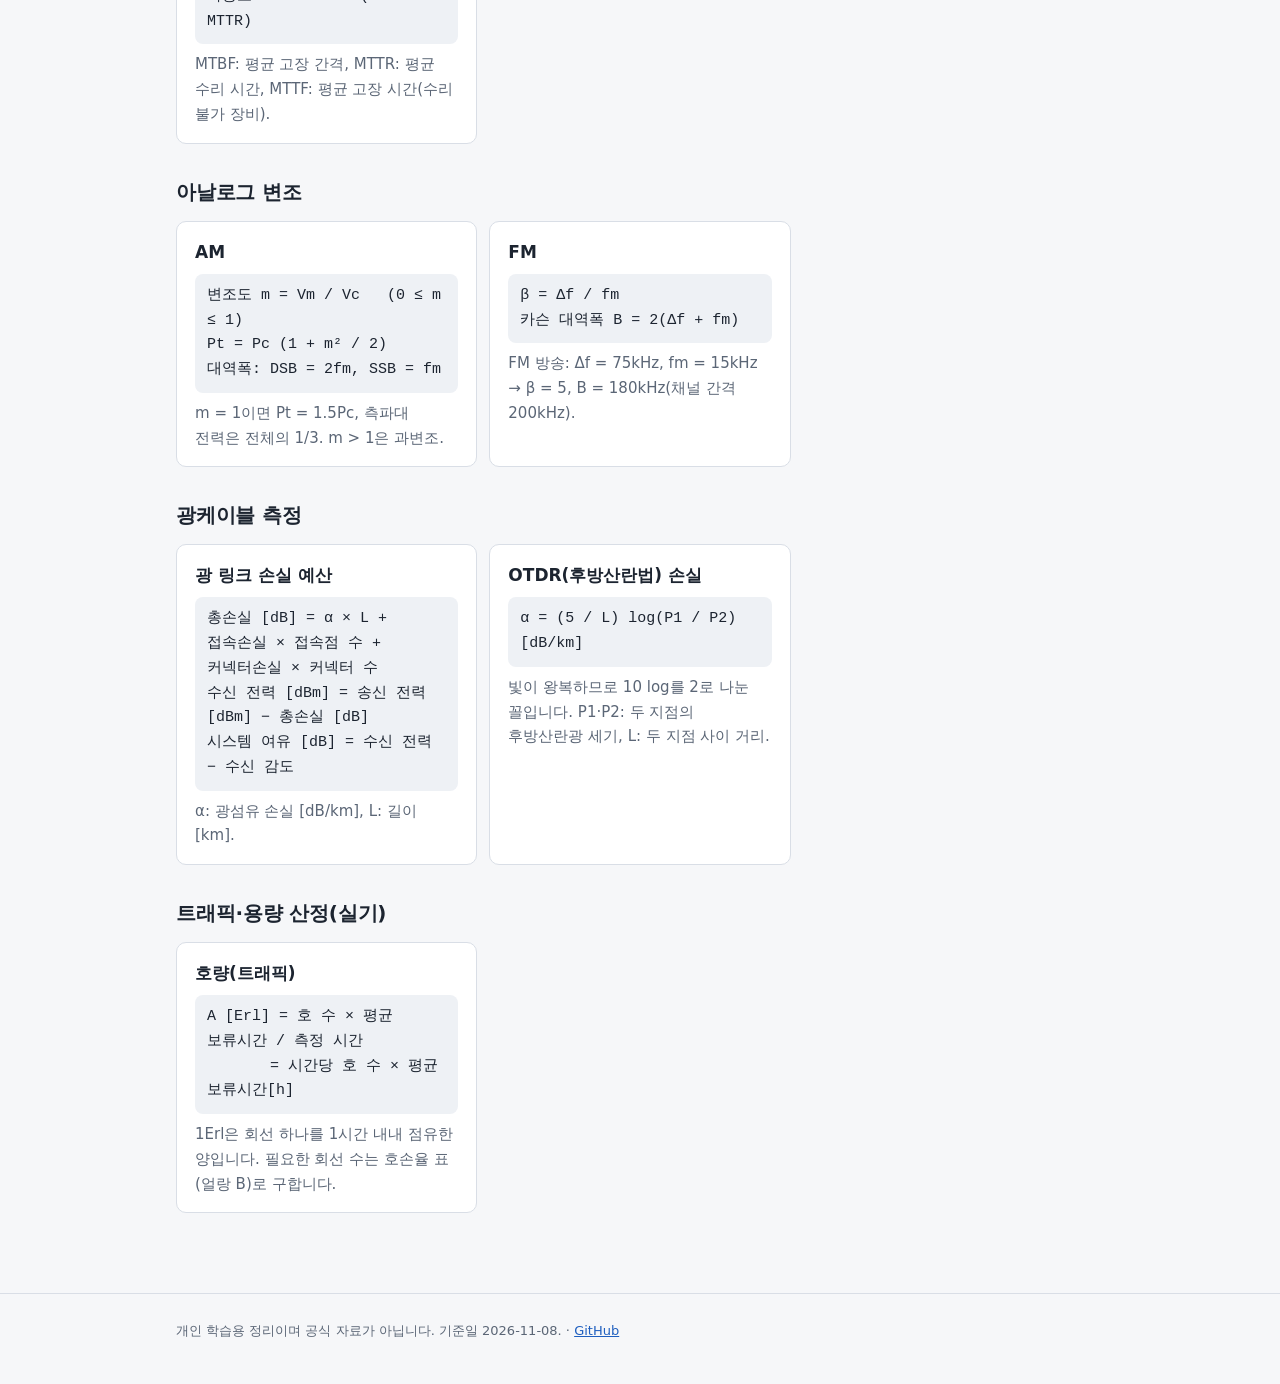
<file: formulas.html>
<!doctype html>
<html lang="ko">
<head>
<meta charset="utf-8">
<meta name="viewport" content="width=device-width, initial-scale=1">
<title>공식 카드 · ICE-study</title>
<meta name="description" content="정보통신기사 필기·실기 계산 공식 모음">
<link rel="stylesheet" href="assets/style.css">
<link rel="icon" href="data:image/svg+xml,%3Csvg xmlns=%27http://www.w3.org/2000/svg%27 viewBox=%270 0 32 32%27%3E%3Crect width=%2732%27 height=%2732%27 rx=%277%27 fill=%27%231f5fbf%27/%3E%3Ctext x=%2716%27 y=%2721%27 font-size=%2711%27 text-anchor=%27middle%27 fill=%27white%27 font-family=%27sans-serif%27 font-weight=%27700%27%3EICE%3C/text%3E%3C/svg%3E">
</head>
<body>
<header class="site"><div class="site-inner">
  <a class="brand" href="index.html">ICE-study<small>정보통신기사</small></a>
  <nav class="menu">
    <a href="index.html">홈</a>
    <a href="syllabus.html">출제기준 점검표</a>
    <a href="concepts.html">헷갈리는 개념</a>
    <a href="quiz.html">법규 퀴즈</a>
    <a href="formulas.html" aria-current="page">공식 카드</a>
    <a href="links.html">자료 링크</a>
  </nav>
</div></header>

<main>
  <h1>공식 카드</h1>
  <p class="lead">출제기준의 계산 항목(신호의 dB 크기, 실효값·평균값, 채널용량, 변조, 광케이블 측정, 트래픽·용량 산정 등)에 쓰는 공식입니다. log는 상용로그(밑 10)입니다.</p>

  <h2>신호 크기</h2>
  <div class="grid">
    <div class="card"><h3>데시벨</h3>
      <span class="formula">전력비 [dB] = 10 log(P2 / P1)
전압비 [dB] = 20 log(V2 / V1)</span>
      <p>전력 2배 ≈ +3dB, 10배 = +10dB, 1/2 ≈ −3dB. 전압 2배 ≈ +6dB.</p></div>
    <div class="card"><h3>절대 레벨</h3>
      <span class="formula">dBm = 10 log(P / 1mW)
dBW = 10 log(P / 1W) = dBm − 30</span>
      <p>0dBm = 1mW, 10dBm = 10mW, 30dBm = 1W, −30dBm = 1μW.</p></div>
    <div class="card"><h3>실효값·평균값(정현파)</h3>
      <span class="formula">Vrms = Vm / √2 ≈ 0.707 Vm
Vavg = 2Vm / π ≈ 0.637 Vm  (반주기 평균)
파고율 = Vm / Vrms = √2 ≈ 1.414
파형률 = Vrms / Vavg ≈ 1.11</span></div>
    <div class="card"><h3>신호대잡음비</h3>
      <span class="formula">S/N [dB] = 10 log(S / N)   (전력)</span>
      <p>S/N 30dB = 전력비 1,000배.</p></div>
  </div>

  <h2>전송로</h2>
  <div class="grid">
    <div class="card"><h3>파장과 전파 속도</h3>
      <span class="formula">λ = v / f,  자유공간 v = c = 3 × 10⁸ m/s
매질 속 v = c / n</span>
      <p>광섬유(n ≈ 1.5) 속 약 2 × 10⁸ m/s. 300MHz의 파장은 1m.</p></div>
    <div class="card"><h3>특성 임피던스</h3>
      <span class="formula">Z0 = √((R + jωL) / (G + jωC))
무손실 선로: Z0 = √(L / C)</span></div>
    <div class="card"><h3>반사계수·정재파비</h3>
      <span class="formula">Γ = (ZL − Z0) / (ZL + Z0)
VSWR = (1 + |Γ|) / (1 − |Γ|)
반사손실 [dB] = −20 log|Γ|</span>
      <p>정합(ZL = Z0)이면 Γ = 0, VSWR = 1.</p></div>
    <div class="card"><h3>광섬유 개구수</h3>
      <span class="formula">NA = √(n1² − n2²) = sin θmax</span>
      <p>n1: 코어 굴절률, n2: 클래드 굴절률.</p></div>
  </div>

  <h2>채널용량·디지털 전송</h2>
  <div class="grid">
    <div class="card"><h3>샤논 채널용량</h3>
      <span class="formula">C = B log₂(1 + S/N)  [bps]</span>
      <p>S/N은 dB가 아닌 전력비로 넣습니다.</p></div>
    <div class="card"><h3>나이퀴스트(잡음 없음)</h3>
      <span class="formula">C = 2B log₂ M  [bps]
보오율 [baud] = 비트율 / log₂ M</span>
      <p>M: 신호 레벨(심볼) 수. QPSK는 심볼당 2비트, 16QAM은 4비트.</p></div>
    <div class="card"><h3>PCM</h3>
      <span class="formula">fs ≥ 2 fm
전화: fs = 8kHz, 8비트 → 64kbps, 표본 간격 125μs
S/Nq ≈ 6.02 n + 1.76 [dB]</span>
      <p>양자화 계단 수 = 2ⁿ. 1비트 늘리면 약 6dB 개선.</p></div>
    <div class="card"><h3>가용도·신뢰도</h3>
      <span class="formula">가용도 A = MTBF / (MTBF + MTTR)</span>
      <p>MTBF: 평균 고장 간격, MTTR: 평균 수리 시간, MTTF: 평균 고장 시간(수리 불가 장비).</p></div>
  </div>

  <h2>아날로그 변조</h2>
  <div class="grid">
    <div class="card"><h3>AM</h3>
      <span class="formula">변조도 m = Vm / Vc   (0 ≤ m ≤ 1)
Pt = Pc (1 + m² / 2)
대역폭: DSB = 2fm, SSB = fm</span>
      <p>m = 1이면 Pt = 1.5Pc, 측파대 전력은 전체의 1/3. m &gt; 1은 과변조.</p></div>
    <div class="card"><h3>FM</h3>
      <span class="formula">β = Δf / fm
카슨 대역폭 B = 2(Δf + fm)</span>
      <p>FM 방송: Δf = 75kHz, fm = 15kHz → β = 5, B = 180kHz(채널 간격 200kHz).</p></div>
  </div>

  <h2>광케이블 측정</h2>
  <div class="grid">
    <div class="card"><h3>광 링크 손실 예산</h3>
      <span class="formula">총손실 [dB] = α × L + 접속손실 × 접속점 수 + 커넥터손실 × 커넥터 수
수신 전력 [dBm] = 송신 전력 [dBm] − 총손실 [dB]
시스템 여유 [dB] = 수신 전력 − 수신 감도</span>
      <p>α: 광섬유 손실 [dB/km], L: 길이 [km].</p></div>
    <div class="card"><h3>OTDR(후방산란법) 손실</h3>
      <span class="formula">α = (5 / L) log(P1 / P2)  [dB/km]</span>
      <p>빛이 왕복하므로 10 log를 2로 나눈 꼴입니다. P1·P2: 두 지점의 후방산란광 세기, L: 두 지점 사이 거리.</p></div>
  </div>

  <h2>트래픽·용량 산정(실기)</h2>
  <div class="grid">
    <div class="card"><h3>호량(트래픽)</h3>
      <span class="formula">A [Erl] = 호 수 × 평균 보류시간 / 측정 시간
       = 시간당 호 수 × 평균 보류시간[h]</span>
      <p>1Erl은 회선 하나를 1시간 내내 점유한 양입니다. 필요한 회선 수는 호손율 표(얼랑 B)로 구합니다.</p></div>
  </div>
</main>

<footer class="site"><div class="site-inner">
  개인 학습용 정리이며 공식 자료가 아닙니다. 기준일 2026-11-08.
  · <a href="https://github.com/sumilee-phd/ICE-study">GitHub</a>
</div></footer>
</body>
</html>
</file>
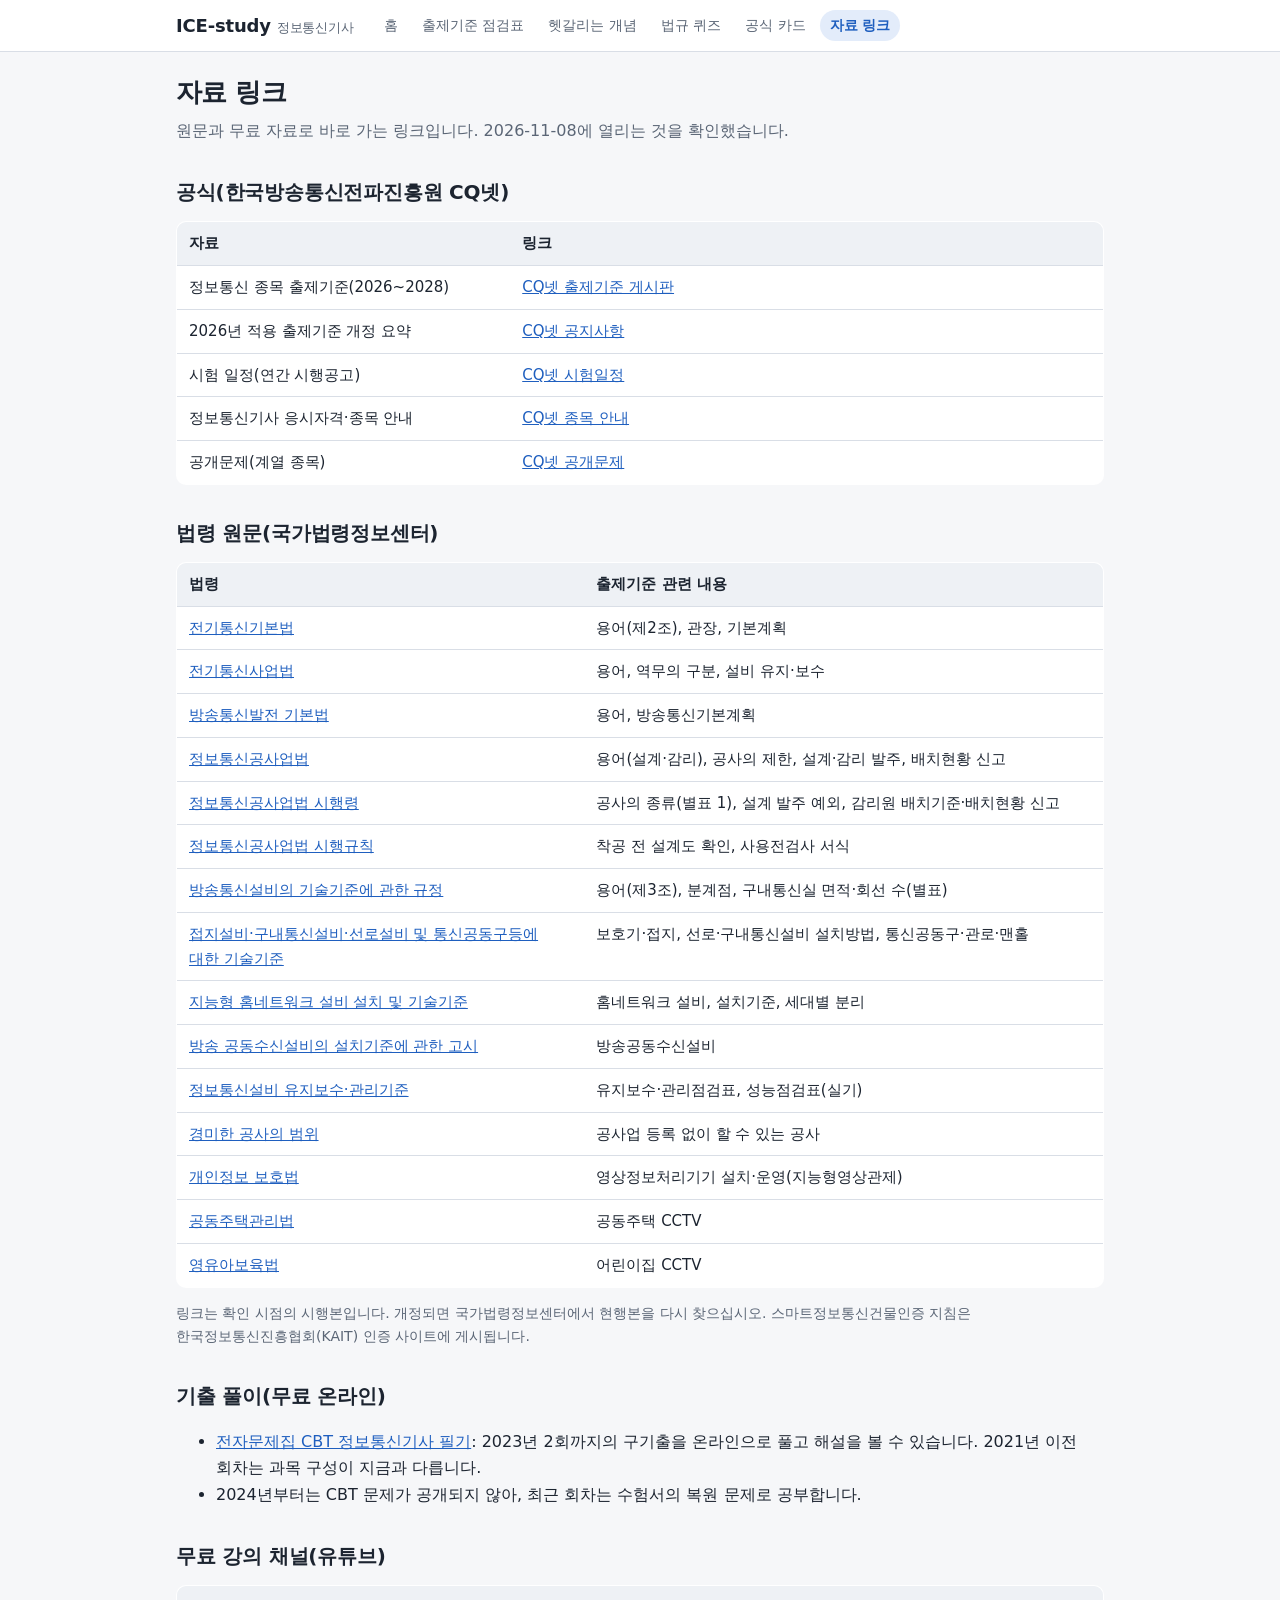
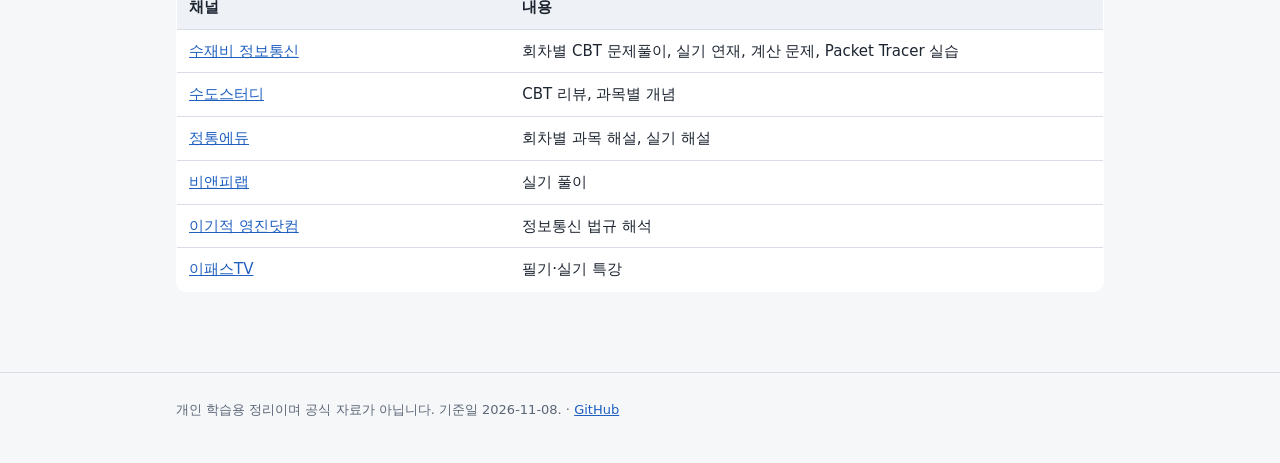
<file: links.html>
<!doctype html>
<html lang="ko">
<head>
<meta charset="utf-8">
<meta name="viewport" content="width=device-width, initial-scale=1">
<title>자료 링크 · ICE-study</title>
<meta name="description" content="정보통신기사 출제기준·법령 원문·무료 CBT·무료 강의 링크">
<link rel="stylesheet" href="assets/style.css">
<link rel="icon" href="data:image/svg+xml,%3Csvg xmlns=%27http://www.w3.org/2000/svg%27 viewBox=%270 0 32 32%27%3E%3Crect width=%2732%27 height=%2732%27 rx=%277%27 fill=%27%231f5fbf%27/%3E%3Ctext x=%2716%27 y=%2721%27 font-size=%2711%27 text-anchor=%27middle%27 fill=%27white%27 font-family=%27sans-serif%27 font-weight=%27700%27%3EICE%3C/text%3E%3C/svg%3E">
</head>
<body>
<header class="site"><div class="site-inner">
  <a class="brand" href="index.html">ICE-study<small>정보통신기사</small></a>
  <nav class="menu">
    <a href="index.html">홈</a>
    <a href="syllabus.html">출제기준 점검표</a>
    <a href="concepts.html">헷갈리는 개념</a>
    <a href="quiz.html">법규 퀴즈</a>
    <a href="formulas.html">공식 카드</a>
    <a href="links.html" aria-current="page">자료 링크</a>
  </nav>
</div></header>

<main>
  <h1>자료 링크</h1>
  <p class="lead">원문과 무료 자료로 바로 가는 링크입니다. 2026-11-08에 열리는 것을 확인했습니다.</p>

  <h2>공식(한국방송통신전파진흥원 CQ넷)</h2>
  <div class="table-wrap"><table>
    <tr><th style="width:36%">자료</th><th>링크</th></tr>
    <tr><td>정보통신 종목 출제기준(2026~2028)</td><td><a href="https://www.cq.or.kr/qh_cusgm10_001.do">CQ넷 출제기준 게시판</a></td></tr>
    <tr><td>2026년 적용 출제기준 개정 요약</td><td><a href="https://www.cq.or.kr/qh_cusgm01_001.do">CQ넷 공지사항</a></td></tr>
    <tr><td>시험 일정(연간 시행공고)</td><td><a href="https://www.cq.or.kr/qh_quagm03_001.do">CQ넷 시험일정</a></td></tr>
    <tr><td>정보통신기사 응시자격·종목 안내</td><td><a href="https://www.cq.or.kr/qh_quagm01_003.do">CQ넷 종목 안내</a></td></tr>
    <tr><td>공개문제(계열 종목)</td><td><a href="https://www.cq.or.kr/qh_cusgm05_001.do">CQ넷 공개문제</a></td></tr>
  </table></div>

  <h2>법령 원문(국가법령정보센터)</h2>
  <div class="table-wrap"><table>
    <tr><th style="width:44%">법령</th><th>출제기준 관련 내용</th></tr>
    <tr><td><a href="https://www.law.go.kr/LSW/lsInfoP.do?lsiSeq=206003&amp;efYd=20190625">전기통신기본법</a></td><td>용어(제2조), 관장, 기본계획</td></tr>
    <tr><td><a href="https://www.law.go.kr/LSW/lsInfoP.do?lsiSeq=285185&amp;efYd=20261001">전기통신사업법</a></td><td>용어, 역무의 구분, 설비 유지·보수</td></tr>
    <tr><td><a href="https://www.law.go.kr/LSW/lsInfoP.do?lsiSeq=283381&amp;efYd=20260820">방송통신발전 기본법</a></td><td>용어, 방송통신기본계획</td></tr>
    <tr><td><a href="https://www.law.go.kr/LSW/lsInfoP.do?lsiSeq=285469&amp;efYd=20261022">정보통신공사업법</a></td><td>용어(설계·감리), 공사의 제한, 설계·감리 발주, 배치현황 신고</td></tr>
    <tr><td><a href="https://www.law.go.kr/LSW/lsInfoP.do?lsiSeq=291429&amp;efYd=20261022">정보통신공사업법 시행령</a></td><td>공사의 종류(별표 1), 설계 발주 예외, 감리원 배치기준·배치현황 신고</td></tr>
    <tr><td><a href="https://www.law.go.kr/LSW/lsInfoP.do?lsiSeq=291501&amp;efYd=20261022">정보통신공사업법 시행규칙</a></td><td>착공 전 설계도 확인, 사용전검사 서식</td></tr>
    <tr><td><a href="https://www.law.go.kr/LSW/lsInfoP.do?lsiSeq=263865&amp;efYd=20240719">방송통신설비의 기술기준에 관한 규정</a></td><td>용어(제3조), 분계점, 구내통신실 면적·회선 수(별표)</td></tr>
    <tr><td><a href="https://www.law.go.kr/LSW/admRulInfoP.do?admRulSeq=2100000268620">접지설비·구내통신설비·선로설비 및 통신공동구등에 대한 기술기준</a></td><td>보호기·접지, 선로·구내통신설비 설치방법, 통신공동구·관로·맨홀</td></tr>
    <tr><td><a href="https://www.law.go.kr/LSW/admRulInfoP.do?admRulSeq=2100000207998">지능형 홈네트워크 설비 설치 및 기술기준</a></td><td>홈네트워크 설비, 설치기준, 세대별 분리</td></tr>
    <tr><td><a href="https://www.law.go.kr/LSW/admRulInfoP.do?admRulSeq=2100000280730">방송 공동수신설비의 설치기준에 관한 고시</a></td><td>방송공동수신설비</td></tr>
    <tr><td><a href="https://www.law.go.kr/LSW/admRulInfoP.do?admRulSeq=2100000261936">정보통신설비 유지보수·관리기준</a></td><td>유지보수·관리점검표, 성능점검표(실기)</td></tr>
    <tr><td><a href="https://www.law.go.kr/LSW/admRulInfoP.do?admRulSeq=2100000094598">경미한 공사의 범위</a></td><td>공사업 등록 없이 할 수 있는 공사</td></tr>
    <tr><td><a href="https://www.law.go.kr/LSW/lsInfoP.do?lsiSeq=283839&amp;efYd=20260911">개인정보 보호법</a></td><td>영상정보처리기기 설치·운영(지능형영상관제)</td></tr>
    <tr><td><a href="https://www.law.go.kr/LSW/lsInfoP.do?lsiSeq=284009&amp;efYd=20260701">공동주택관리법</a></td><td>공동주택 CCTV</td></tr>
    <tr><td><a href="https://www.law.go.kr/LSW/lsInfoP.do?lsiSeq=286057&amp;efYd=20260519">영유아보육법</a></td><td>어린이집 CCTV</td></tr>
  </table></div>
  <p class="note">링크는 확인 시점의 시행본입니다. 개정되면 국가법령정보센터에서 현행본을 다시 찾으십시오. 스마트정보통신건물인증 지침은 한국정보통신진흥협회(KAIT) 인증 사이트에 게시됩니다.</p>

  <h2>기출 풀이(무료 온라인)</h2>
  <ul>
    <li><a href="https://www.comcbt.com/xe/cey">전자문제집 CBT 정보통신기사 필기</a>: 2023년 2회까지의 구기출을 온라인으로 풀고 해설을 볼 수 있습니다. 2021년 이전 회차는 과목 구성이 지금과 다릅니다.</li>
    <li>2024년부터는 CBT 문제가 공개되지 않아, 최근 회차는 수험서의 복원 문제로 공부합니다.</li>
  </ul>

  <h2>무료 강의 채널(유튜브)</h2>
  <div class="table-wrap"><table>
    <tr><th style="width:36%">채널</th><th>내용</th></tr>
    <tr><td><a href="https://www.youtube.com/@specialist1">수재비 정보통신</a></td><td>회차별 CBT 문제풀이, 실기 연재, 계산 문제, Packet Tracer 실습</td></tr>
    <tr><td><a href="https://www.youtube.com/@esudo1978">수도스터디</a></td><td>CBT 리뷰, 과목별 개념</td></tr>
    <tr><td><a href="https://www.youtube.com/@JeongTongEDU">정통에듀</a></td><td>회차별 과목 해설, 실기 해설</td></tr>
    <tr><td><a href="https://www.youtube.com/@%EB%B9%84%EC%95%A4%ED%94%BC%EB%9E%A9">비앤피랩</a></td><td>실기 풀이</td></tr>
    <tr><td><a href="https://www.youtube.com/channel/UCIimf8pEC9AP0N_9FGW_P_w">이기적 영진닷컴</a></td><td>정보통신 법규 해석</td></tr>
    <tr><td><a href="https://www.youtube.com/@EPASSKOREA">이패스TV</a></td><td>필기·실기 특강</td></tr>
  </table></div>
</main>

<footer class="site"><div class="site-inner">
  개인 학습용 정리이며 공식 자료가 아닙니다. 기준일 2026-11-08.
  · <a href="https://github.com/sumilee-phd/ICE-study">GitHub</a>
</div></footer>
</body>
</html>
</file>
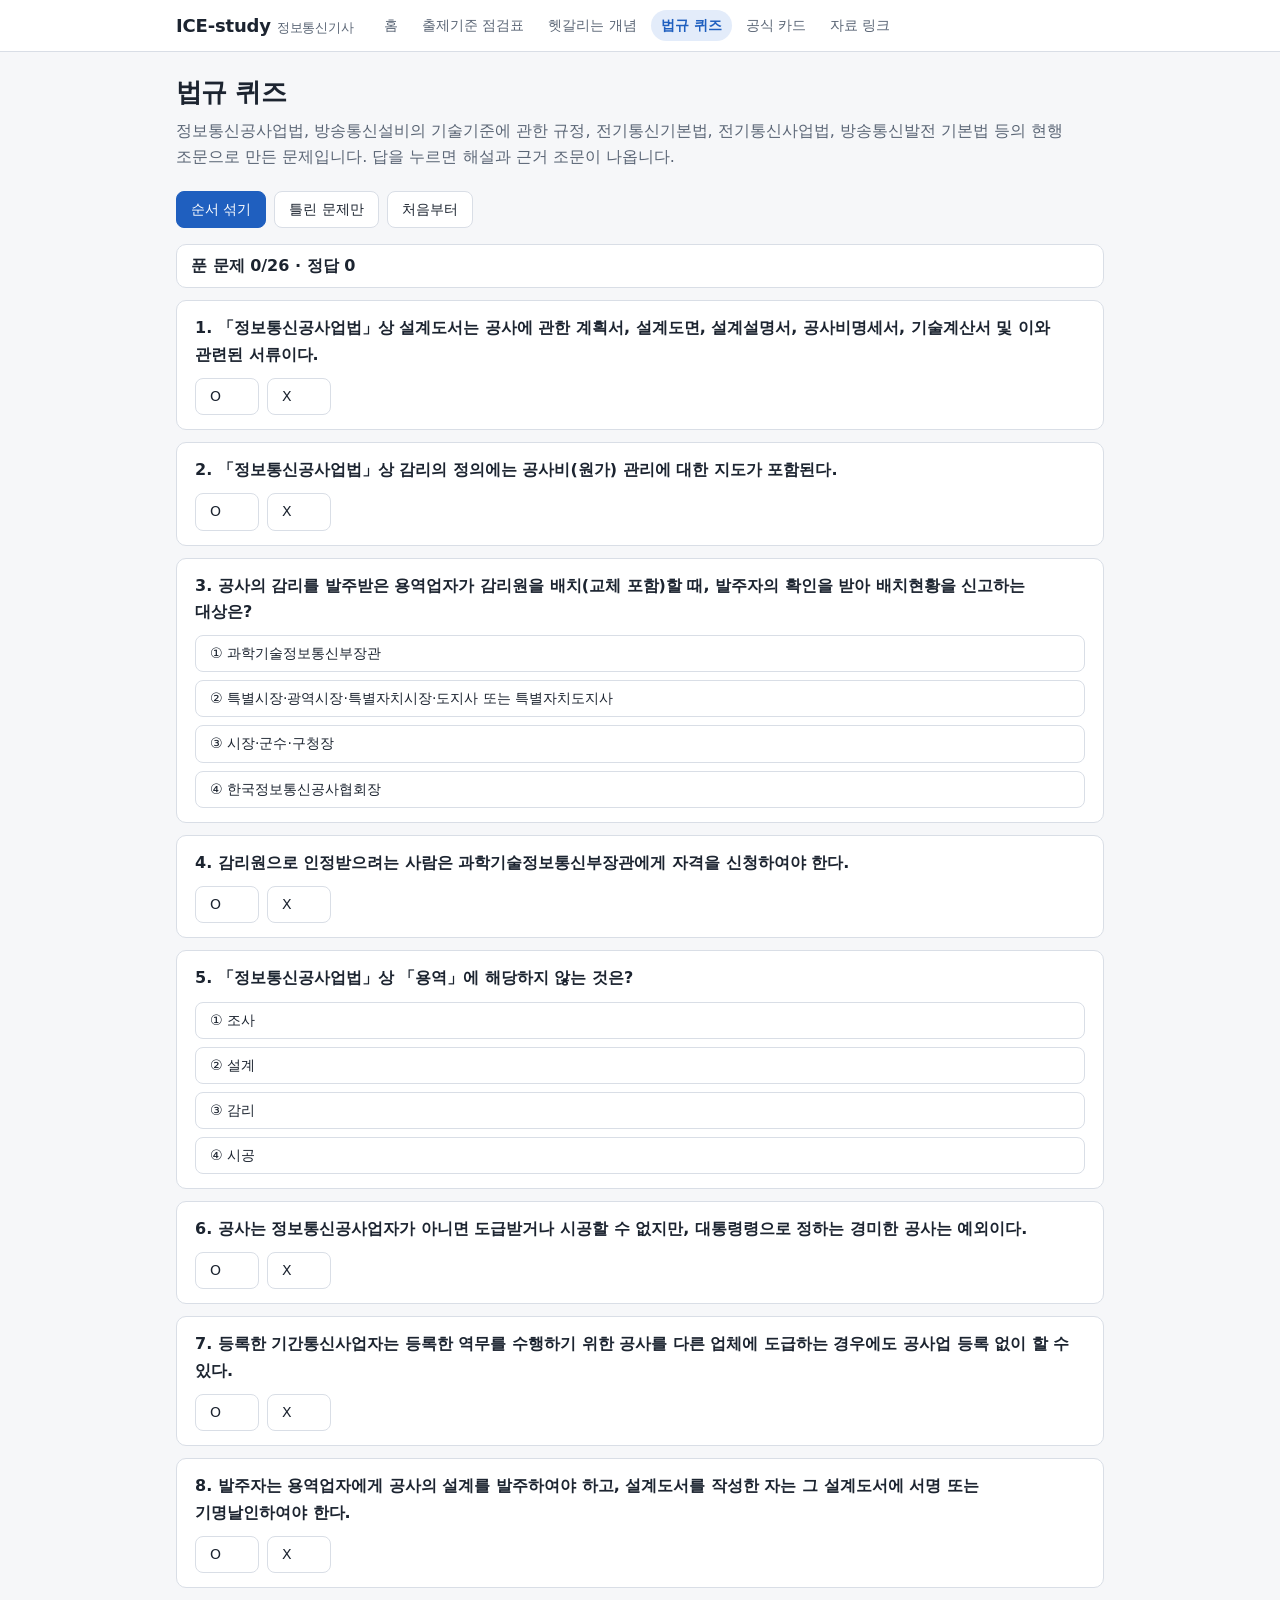
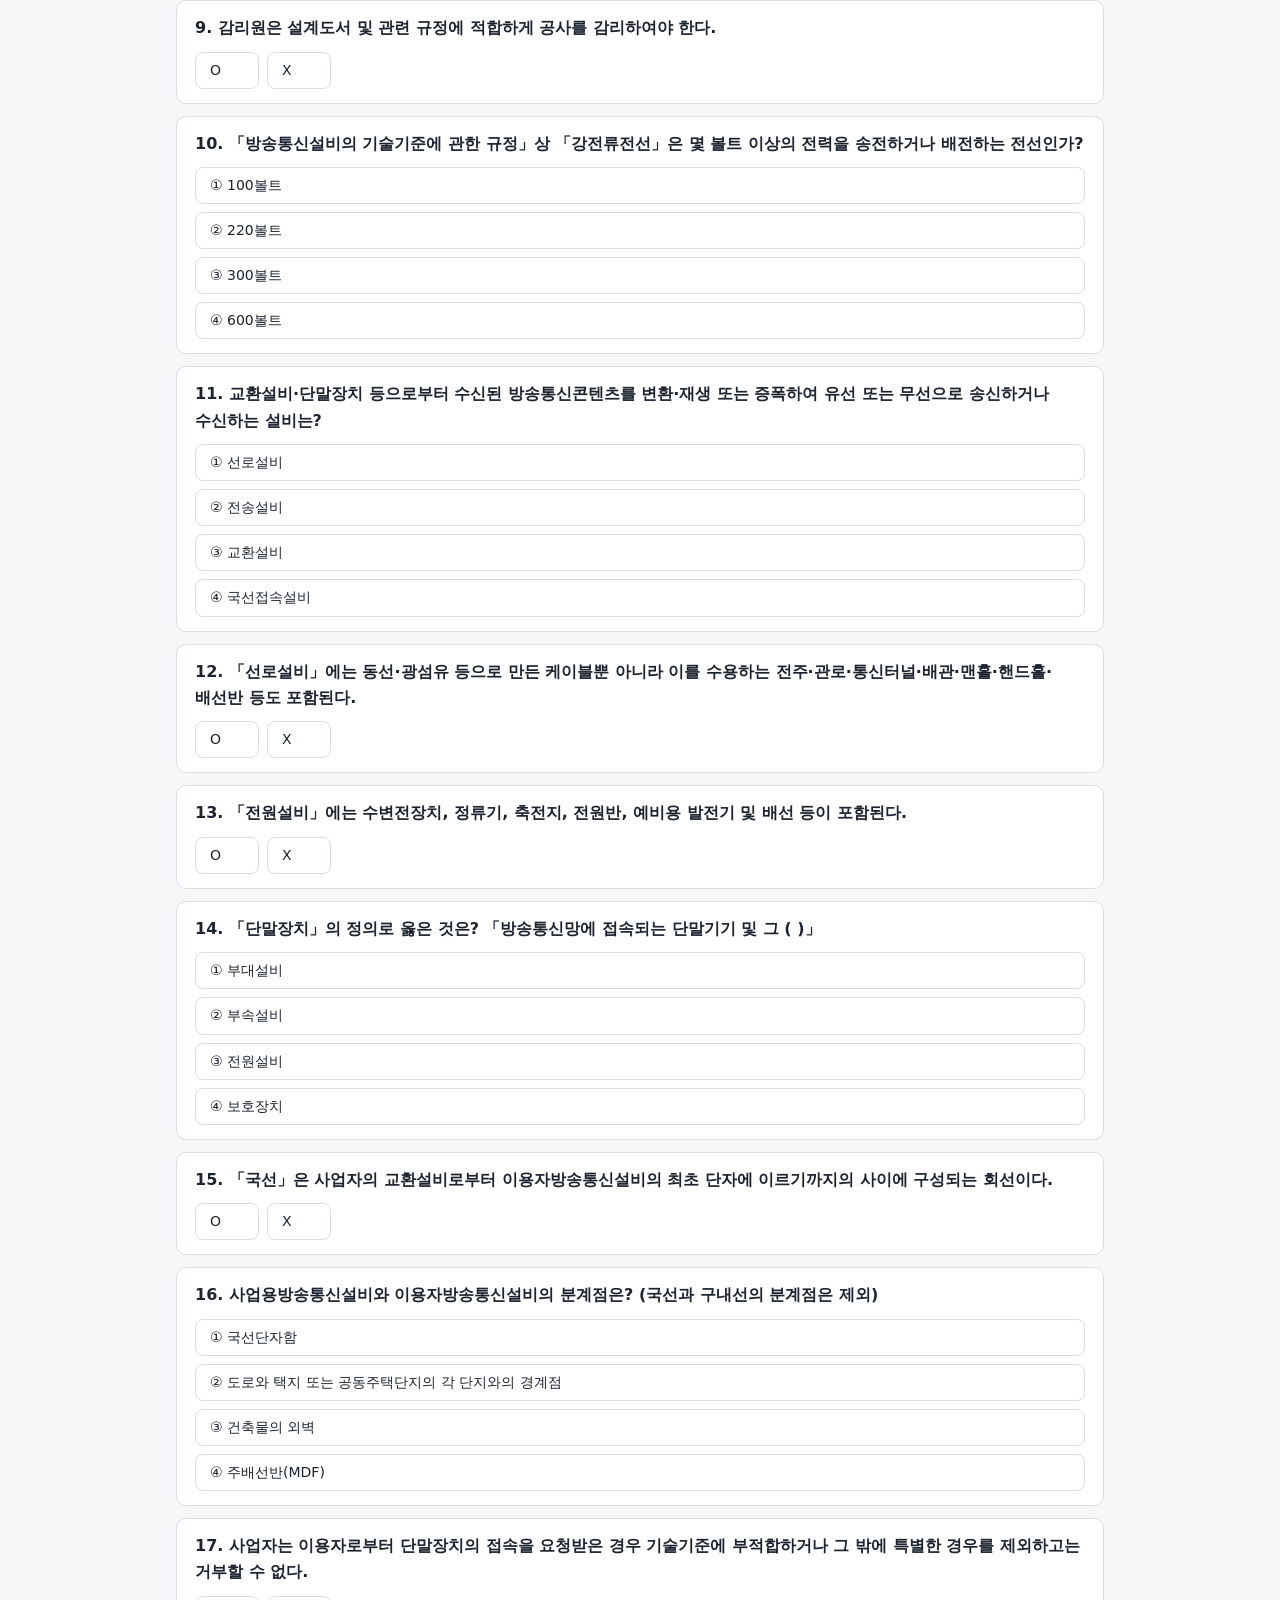
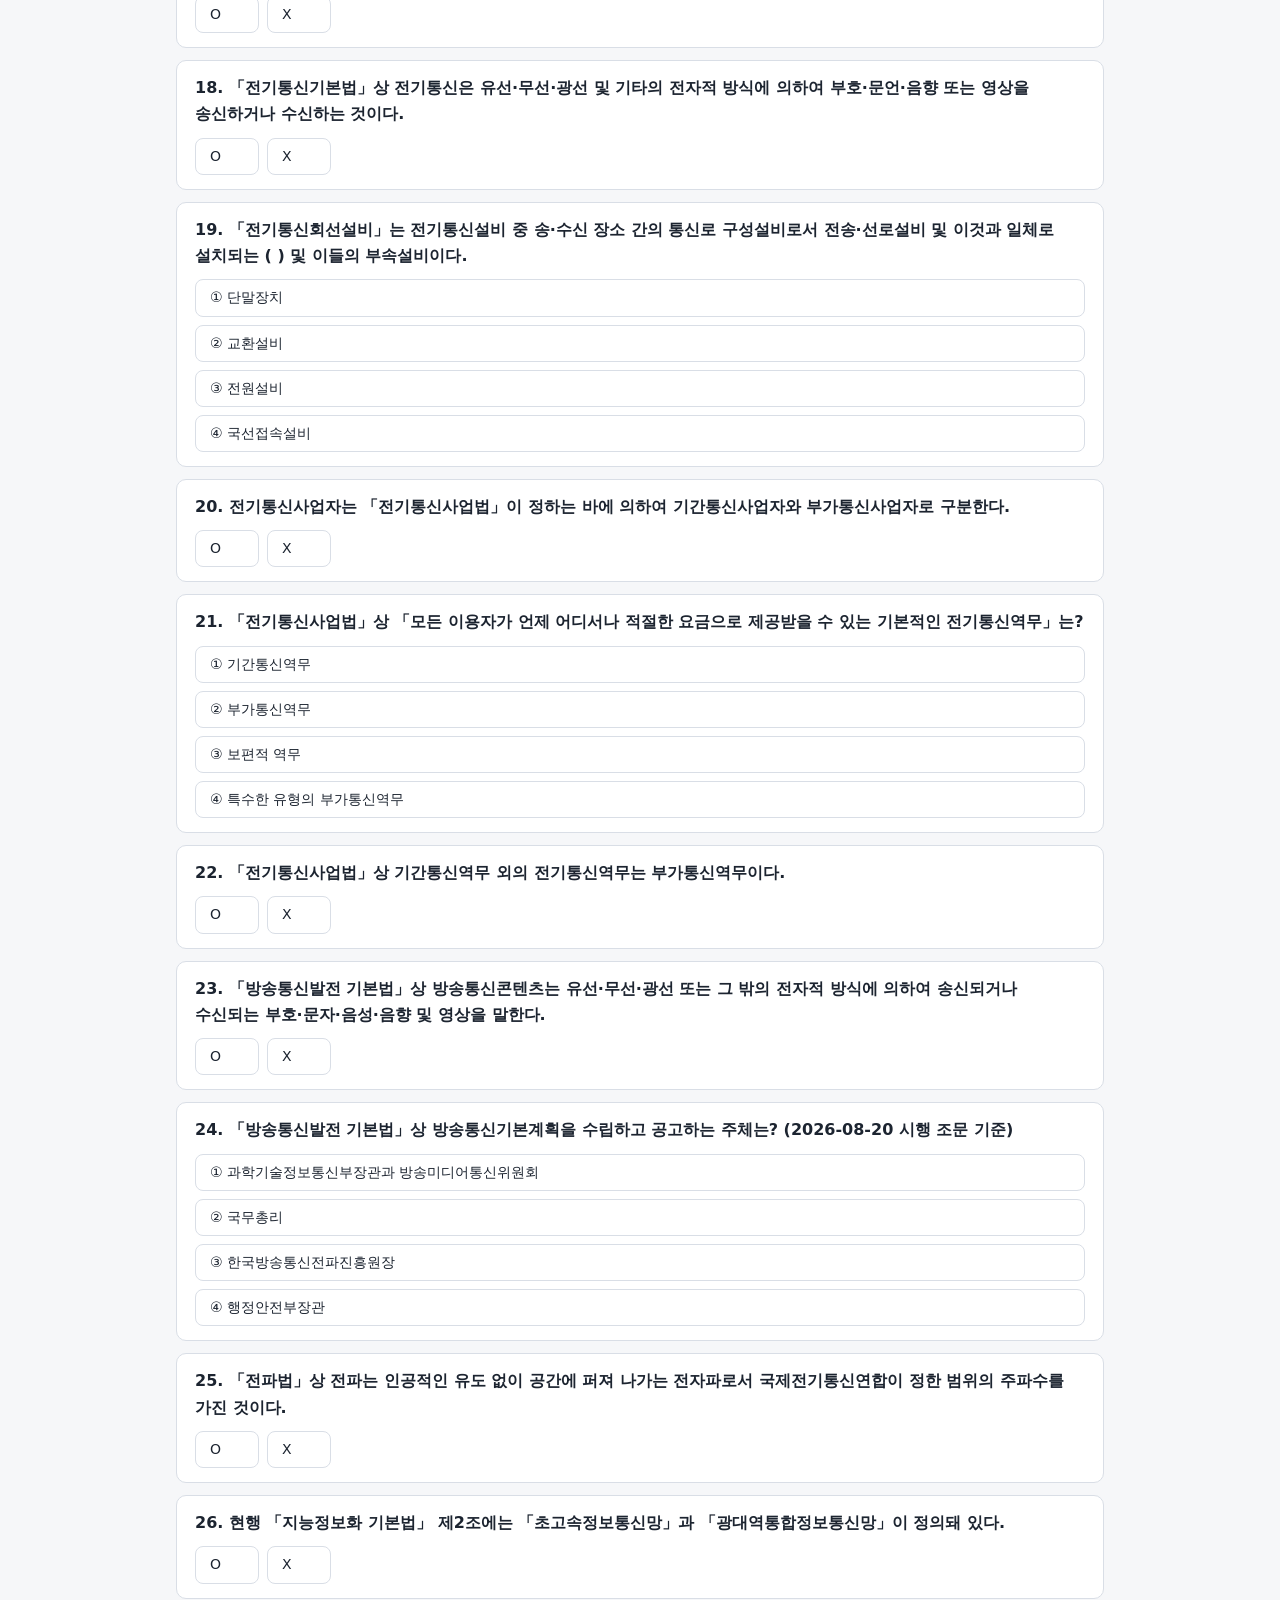
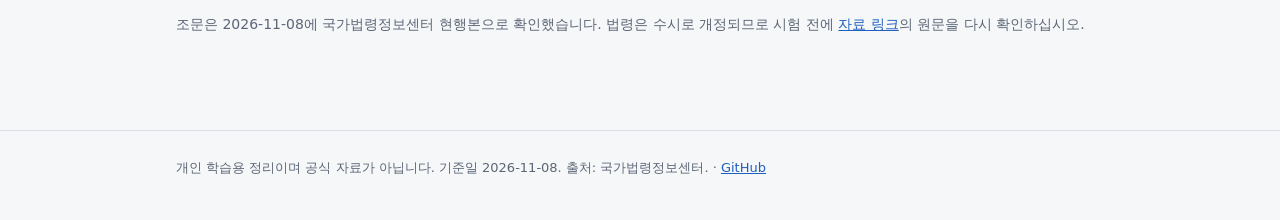
<file: quiz.html>
<!doctype html>
<html lang="ko">
<head>
<meta charset="utf-8">
<meta name="viewport" content="width=device-width, initial-scale=1">
<title>법규 퀴즈 · ICE-study</title>
<meta name="description" content="정보통신기사 법규 OX·선택형 퀴즈(근거 조문 포함)">
<link rel="stylesheet" href="assets/style.css">
<link rel="icon" href="data:image/svg+xml,%3Csvg xmlns=%27http://www.w3.org/2000/svg%27 viewBox=%270 0 32 32%27%3E%3Crect width=%2732%27 height=%2732%27 rx=%277%27 fill=%27%231f5fbf%27/%3E%3Ctext x=%2716%27 y=%2721%27 font-size=%2711%27 text-anchor=%27middle%27 fill=%27white%27 font-family=%27sans-serif%27 font-weight=%27700%27%3EICE%3C/text%3E%3C/svg%3E">
</head>
<body>
<header class="site"><div class="site-inner">
  <a class="brand" href="index.html">ICE-study<small>정보통신기사</small></a>
  <nav class="menu">
    <a href="index.html">홈</a>
    <a href="syllabus.html">출제기준 점검표</a>
    <a href="concepts.html">헷갈리는 개념</a>
    <a href="quiz.html" aria-current="page">법규 퀴즈</a>
    <a href="formulas.html">공식 카드</a>
    <a href="links.html">자료 링크</a>
  </nav>
</div></header>

<main>
  <h1>법규 퀴즈</h1>
  <p class="lead">정보통신공사업법, 방송통신설비의 기술기준에 관한 규정, 전기통신기본법, 전기통신사업법, 방송통신발전 기본법 등의 현행 조문으로 만든 문제입니다. 답을 누르면 해설과 근거 조문이 나옵니다.</p>

  <div class="toolbar">
    <button type="button" id="quiz-shuffle" class="primary">순서 섞기</button>
    <button type="button" id="quiz-wrong">틀린 문제만</button>
    <button type="button" id="quiz-reset">처음부터</button>
  </div>
  <div class="score" id="quiz-score"></div>
  <div id="quiz" style="margin-top:12px"></div>

  <p class="note">조문은 2026-11-08에 국가법령정보센터 현행본으로 확인했습니다. 법령은 수시로 개정되므로 시험 전에 <a href="links.html">자료 링크</a>의 원문을 다시 확인하십시오.</p>
</main>

<footer class="site"><div class="site-inner">
  개인 학습용 정리이며 공식 자료가 아닙니다. 기준일 2026-11-08. 출처: 국가법령정보센터.
  · <a href="https://github.com/sumilee-phd/ICE-study">GitHub</a>
</div></footer>
<script src="assets/quiz.js"></script>
<script src="assets/app.js"></script>
</body>
</html>
</file>
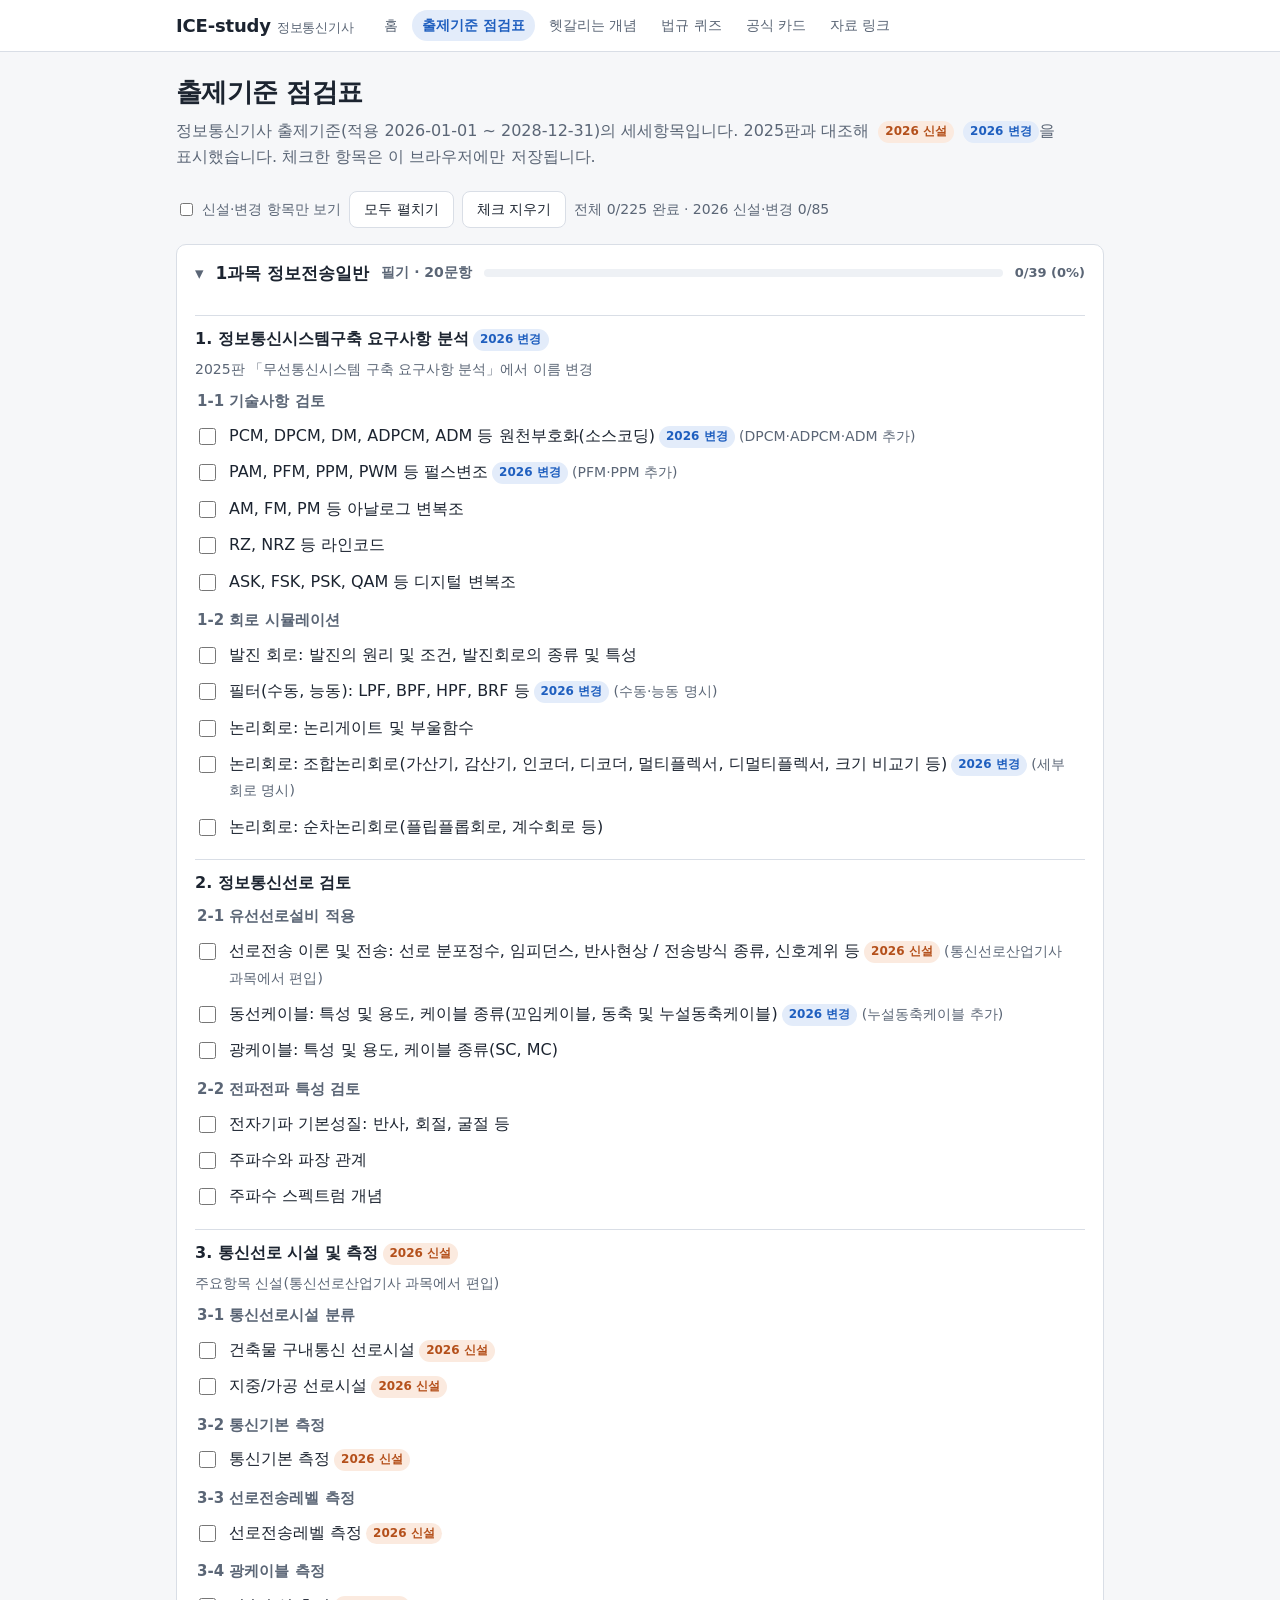
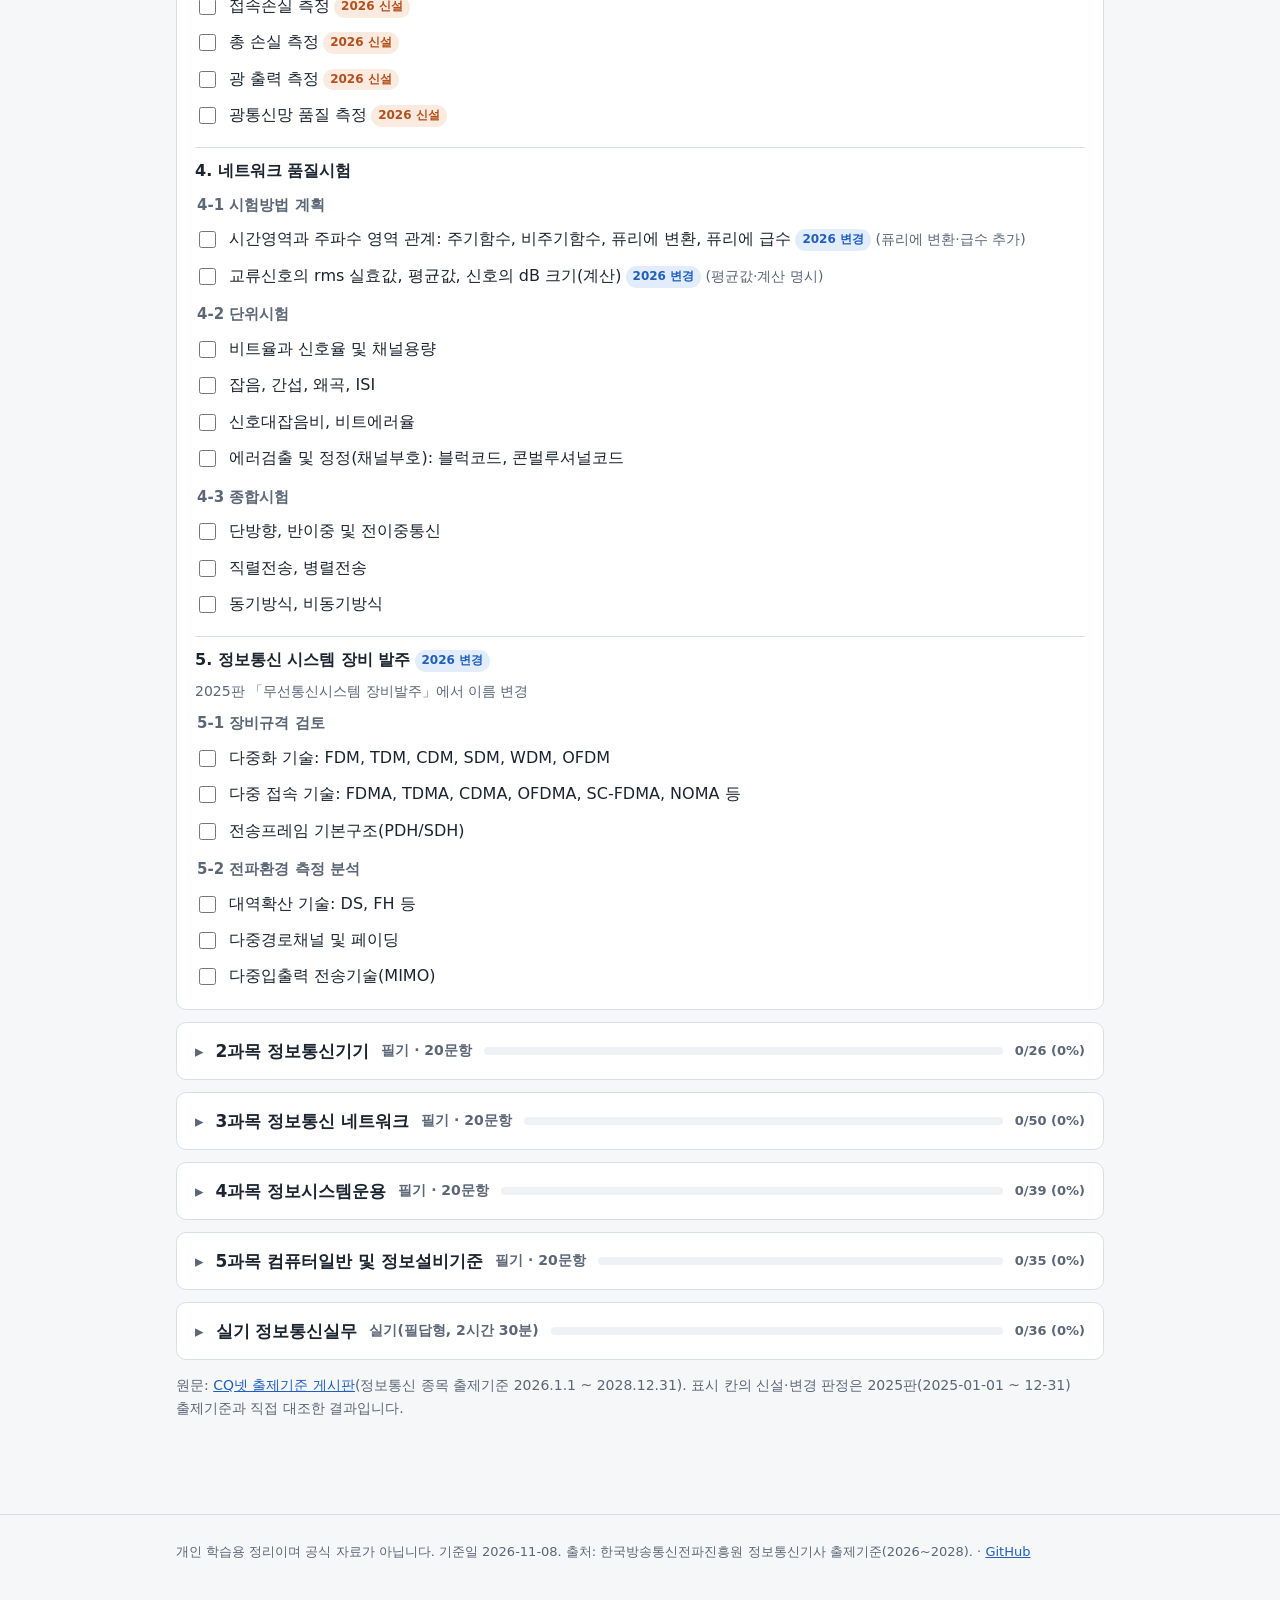
<file: syllabus.html>
<!doctype html>
<html lang="ko">
<head>
<meta charset="utf-8">
<meta name="viewport" content="width=device-width, initial-scale=1">
<title>출제기준 점검표 · ICE-study</title>
<meta name="description" content="정보통신기사 2026~2028 출제기준 세세항목 점검표">
<link rel="stylesheet" href="assets/style.css">
<link rel="icon" href="data:image/svg+xml,%3Csvg xmlns=%27http://www.w3.org/2000/svg%27 viewBox=%270 0 32 32%27%3E%3Crect width=%2732%27 height=%2732%27 rx=%277%27 fill=%27%231f5fbf%27/%3E%3Ctext x=%2716%27 y=%2721%27 font-size=%2711%27 text-anchor=%27middle%27 fill=%27white%27 font-family=%27sans-serif%27 font-weight=%27700%27%3EICE%3C/text%3E%3C/svg%3E">
</head>
<body>
<header class="site"><div class="site-inner">
  <a class="brand" href="index.html">ICE-study<small>정보통신기사</small></a>
  <nav class="menu">
    <a href="index.html">홈</a>
    <a href="syllabus.html" aria-current="page">출제기준 점검표</a>
    <a href="concepts.html">헷갈리는 개념</a>
    <a href="quiz.html">법규 퀴즈</a>
    <a href="formulas.html">공식 카드</a>
    <a href="links.html">자료 링크</a>
  </nav>
</div></header>

<main>
  <h1>출제기준 점검표</h1>
  <p class="lead">정보통신기사 출제기준(적용 2026-01-01 ~ 2028-12-31)의 세세항목입니다. 2025판과 대조해 <span class="tag new">2026 신설</span> <span class="tag chg">2026 변경</span>을 표시했습니다. 체크한 항목은 이 브라우저에만 저장됩니다.</p>

  <div class="toolbar">
    <label><input type="checkbox" id="only-new"> 신설·변경 항목만 보기</label>
    <button type="button" id="open-all">모두 펼치기</button>
    <button type="button" id="reset-checks">체크 지우기</button>
    <span class="note" id="syl-summary"></span>
  </div>

  <div id="syllabus"></div>

  <p class="note">원문: <a href="https://www.cq.or.kr/qh_cusgm10_001.do">CQ넷 출제기준 게시판</a>(정보통신 종목 출제기준 2026.1.1 ~ 2028.12.31). 표시 칸의 신설·변경 판정은 2025판(2025-01-01 ~ 12-31) 출제기준과 직접 대조한 결과입니다.</p>
</main>

<footer class="site"><div class="site-inner">
  개인 학습용 정리이며 공식 자료가 아닙니다. 기준일 2026-11-08. 출처: 한국방송통신전파진흥원 정보통신기사 출제기준(2026~2028).
  · <a href="https://github.com/sumilee-phd/ICE-study">GitHub</a>
</div></footer>
<script src="assets/syllabus.js"></script>
<script src="assets/app.js"></script>
</body>
</html>
</file>
<file: assets/style.css>
:root {
  --bg: #f6f7f9;
  --surface: #ffffff;
  --surface-2: #eef1f5;
  --text: #1c2430;
  --muted: #5b6676;
  --line: #d9dee6;
  --accent: #1f5fbf;
  --accent-soft: #e3ecfa;
  --new: #b4501b;
  --new-soft: #fbeadf;
  --ok: #1f7a4d;
  --ok-soft: #e1f3ea;
  --bad: #b3261e;
  --bad-soft: #fbe4e2;
  --radius: 10px;
  --font: "Pretendard", "Apple SD Gothic Neo", "Malgun Gothic", "Noto Sans KR", system-ui, sans-serif;
  --mono: "D2Coding", "Consolas", ui-monospace, monospace;
}
@media (prefers-color-scheme: dark) {
  :root {
    --bg: #12161c;
    --surface: #1a2029;
    --surface-2: #232b36;
    --text: #e6eaf0;
    --muted: #9aa5b4;
    --line: #2f3946;
    --accent: #7fb0ff;
    --accent-soft: #1d2d47;
    --new: #f0a06a;
    --new-soft: #3a2619;
    --ok: #6fd3a0;
    --ok-soft: #173327;
    --bad: #ff8a80;
    --bad-soft: #3d1e1c;
  }
}
* { box-sizing: border-box; }
html { -webkit-text-size-adjust: 100%; }
body {
  margin: 0;
  background: var(--bg);
  color: var(--text);
  font-family: var(--font);
  font-size: 16px;
  line-height: 1.65;
  word-break: keep-all;
  overflow-wrap: anywhere;
}
a { color: var(--accent); }
header.site {
  background: var(--surface);
  border-bottom: 1px solid var(--line);
  position: sticky;
  top: 0;
  z-index: 10;
}
.site-inner, main { max-width: 960px; margin: 0 auto; padding: 0 16px; }
.site-inner { display: flex; flex-wrap: wrap; align-items: center; gap: 8px 20px; padding-top: 10px; padding-bottom: 10px; }
.brand { font-weight: 800; font-size: 18px; color: var(--text); text-decoration: none; letter-spacing: -0.01em; }
.brand small { font-weight: 500; color: var(--muted); font-size: 13px; margin-left: 6px; }
nav.menu { display: flex; flex-wrap: wrap; gap: 4px; }
nav.menu a {
  text-decoration: none;
  color: var(--muted);
  padding: 4px 10px;
  border-radius: 999px;
  font-size: 14px;
}
nav.menu a:hover { background: var(--surface-2); color: var(--text); }
nav.menu a[aria-current="page"] { background: var(--accent-soft); color: var(--accent); font-weight: 700; }
main { padding-top: 24px; padding-bottom: 48px; }
h1 { font-size: 26px; line-height: 1.3; margin: 0 0 8px; letter-spacing: -0.02em; }
h2 { font-size: 20px; margin: 32px 0 12px; letter-spacing: -0.01em; }
h3 { font-size: 17px; margin: 20px 0 8px; }
p.lead { color: var(--muted); margin: 0 0 20px; }
.note { font-size: 14px; color: var(--muted); }
.grid { display: grid; grid-template-columns: repeat(auto-fill, minmax(260px, 1fr)); gap: 12px; }
.card {
  background: var(--surface);
  border: 1px solid var(--line);
  border-radius: var(--radius);
  padding: 16px 18px;
}
a.card { display: block; text-decoration: none; color: var(--text); }
a.card:hover { border-color: var(--accent); }
.card h3 { margin-top: 0; }
.card p { margin: 6px 0 0; color: var(--muted); font-size: 15px; }
table { width: 100%; border-collapse: collapse; background: var(--surface); border: 1px solid var(--line); border-radius: var(--radius); overflow: hidden; font-size: 15px; }
th, td { text-align: left; padding: 9px 12px; border-bottom: 1px solid var(--line); vertical-align: top; }
th { background: var(--surface-2); font-weight: 700; }
tr:last-child td { border-bottom: 0; }
.table-wrap { overflow-x: auto; }
.tag { display: inline-block; font-size: 12px; font-weight: 700; padding: 1px 7px; border-radius: 999px; vertical-align: 1px; margin-left: 4px; white-space: nowrap; }
.tag.new { background: var(--new-soft); color: var(--new); }
.tag.chg { background: var(--accent-soft); color: var(--accent); }
.tag.ok { background: var(--ok-soft); color: var(--ok); }
.tag.bad { background: var(--bad-soft); color: var(--bad); }
code, .formula { font-family: var(--mono); }
.formula {
  display: block;
  background: var(--surface-2);
  border-radius: 8px;
  padding: 10px 12px;
  margin: 8px 0;
  font-size: 15px;
  overflow-x: auto;
  white-space: pre-wrap;
}
button, .btn {
  font: inherit;
  font-size: 14px;
  border: 1px solid var(--line);
  background: var(--surface);
  color: var(--text);
  padding: 6px 14px;
  border-radius: 8px;
  cursor: pointer;
}
button:hover { border-color: var(--accent); }
button.primary { background: var(--accent); border-color: var(--accent); color: #fff; }
@media (prefers-color-scheme: dark) { button.primary { color: #0d1420; } }
.toolbar { display: flex; flex-wrap: wrap; gap: 8px; align-items: center; margin: 12px 0 16px; }
.toolbar label { font-size: 14px; color: var(--muted); display: inline-flex; gap: 6px; align-items: center; }

/* 출제기준 점검표 */
details.subject { background: var(--surface); border: 1px solid var(--line); border-radius: var(--radius); margin-bottom: 12px; }
details.subject > summary { cursor: pointer; padding: 14px 18px; font-weight: 800; font-size: 17px; display: flex; flex-wrap: wrap; gap: 8px 12px; align-items: center; list-style: none; }
details.subject > summary::-webkit-details-marker { display: none; }
details.subject > summary::before { content: "▸"; color: var(--muted); }
details.subject[open] > summary::before { content: "▾"; }
.progress { flex: 1 1 160px; min-width: 120px; height: 8px; background: var(--surface-2); border-radius: 999px; overflow: hidden; }
.progress > span { display: block; height: 100%; background: var(--accent); width: 0; transition: width .2s; }
.pct { font-size: 13px; font-weight: 600; color: var(--muted); }
.subject-body { padding: 0 18px 14px; }
.main-item { margin-top: 14px; }
.main-item > h3 { font-size: 16px; margin: 0 0 6px; padding-top: 10px; border-top: 1px solid var(--line); }
.sub-item { margin: 8px 0 4px 2px; font-weight: 700; font-size: 15px; color: var(--muted); }
ul.checks { list-style: none; margin: 0; padding: 0; }
ul.checks li { display: flex; gap: 10px; align-items: flex-start; padding: 5px 0; }
ul.checks input { margin-top: 5px; width: 17px; height: 17px; flex: 0 0 auto; accent-color: var(--accent); }
ul.checks li.done label { color: var(--muted); text-decoration: line-through; text-decoration-color: var(--line); }
.hidden { display: none !important; }

/* 개념 카드 */
.concept { background: var(--surface); border: 1px solid var(--line); border-left: 4px solid var(--accent); border-radius: var(--radius); padding: 14px 18px; margin-bottom: 12px; }
.concept h3 { margin: 0 0 6px; }
.concept .wrong { color: var(--bad); }
.concept .right { color: var(--ok); }
.concept ul { margin: 6px 0 0; padding-left: 20px; }

/* 퀴즈 */
.q { background: var(--surface); border: 1px solid var(--line); border-radius: var(--radius); padding: 14px 18px; margin-bottom: 12px; }
.q .stem { font-weight: 600; margin-bottom: 10px; }
.q .opts { display: flex; flex-wrap: wrap; gap: 8px; }
.q .opts button { min-width: 64px; text-align: left; }
.q .opts.col { flex-direction: column; }
.q .opts.col button { width: 100%; }
.q button.correct { background: var(--ok-soft); border-color: var(--ok); color: var(--ok); font-weight: 700; }
.q button.incorrect { background: var(--bad-soft); border-color: var(--bad); color: var(--bad); }
.q .exp { margin-top: 10px; font-size: 15px; padding: 10px 12px; border-radius: 8px; background: var(--surface-2); }
.q .src { display: block; margin-top: 4px; font-size: 13px; color: var(--muted); }
.score { position: sticky; top: 58px; background: var(--surface); border: 1px solid var(--line); border-radius: var(--radius); padding: 8px 14px; font-weight: 700; z-index: 5; }

footer.site { border-top: 1px solid var(--line); margin-top: 32px; padding: 16px 0 32px; color: var(--muted); font-size: 13px; }
footer.site .site-inner { display: block; }
@media (max-width: 520px) {
  h1 { font-size: 22px; }
  .score { top: 96px; }
}
</file>
